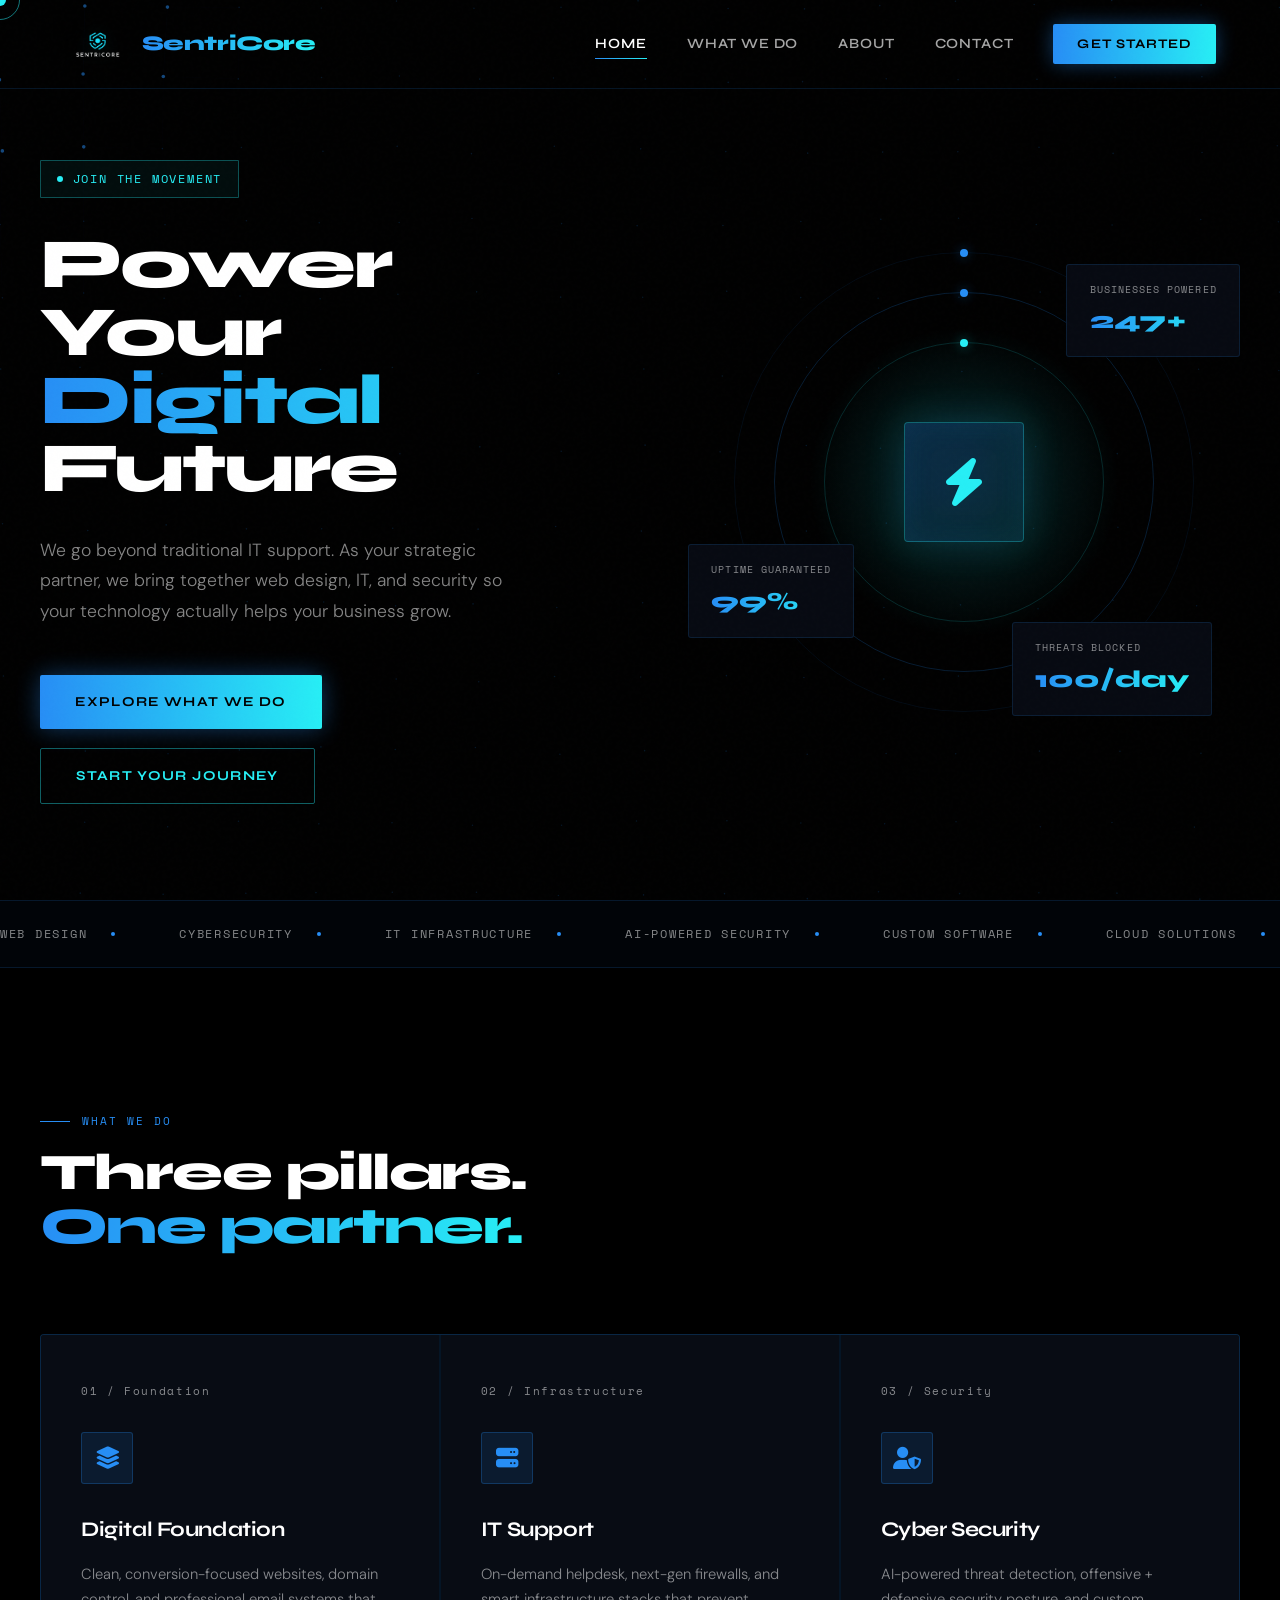
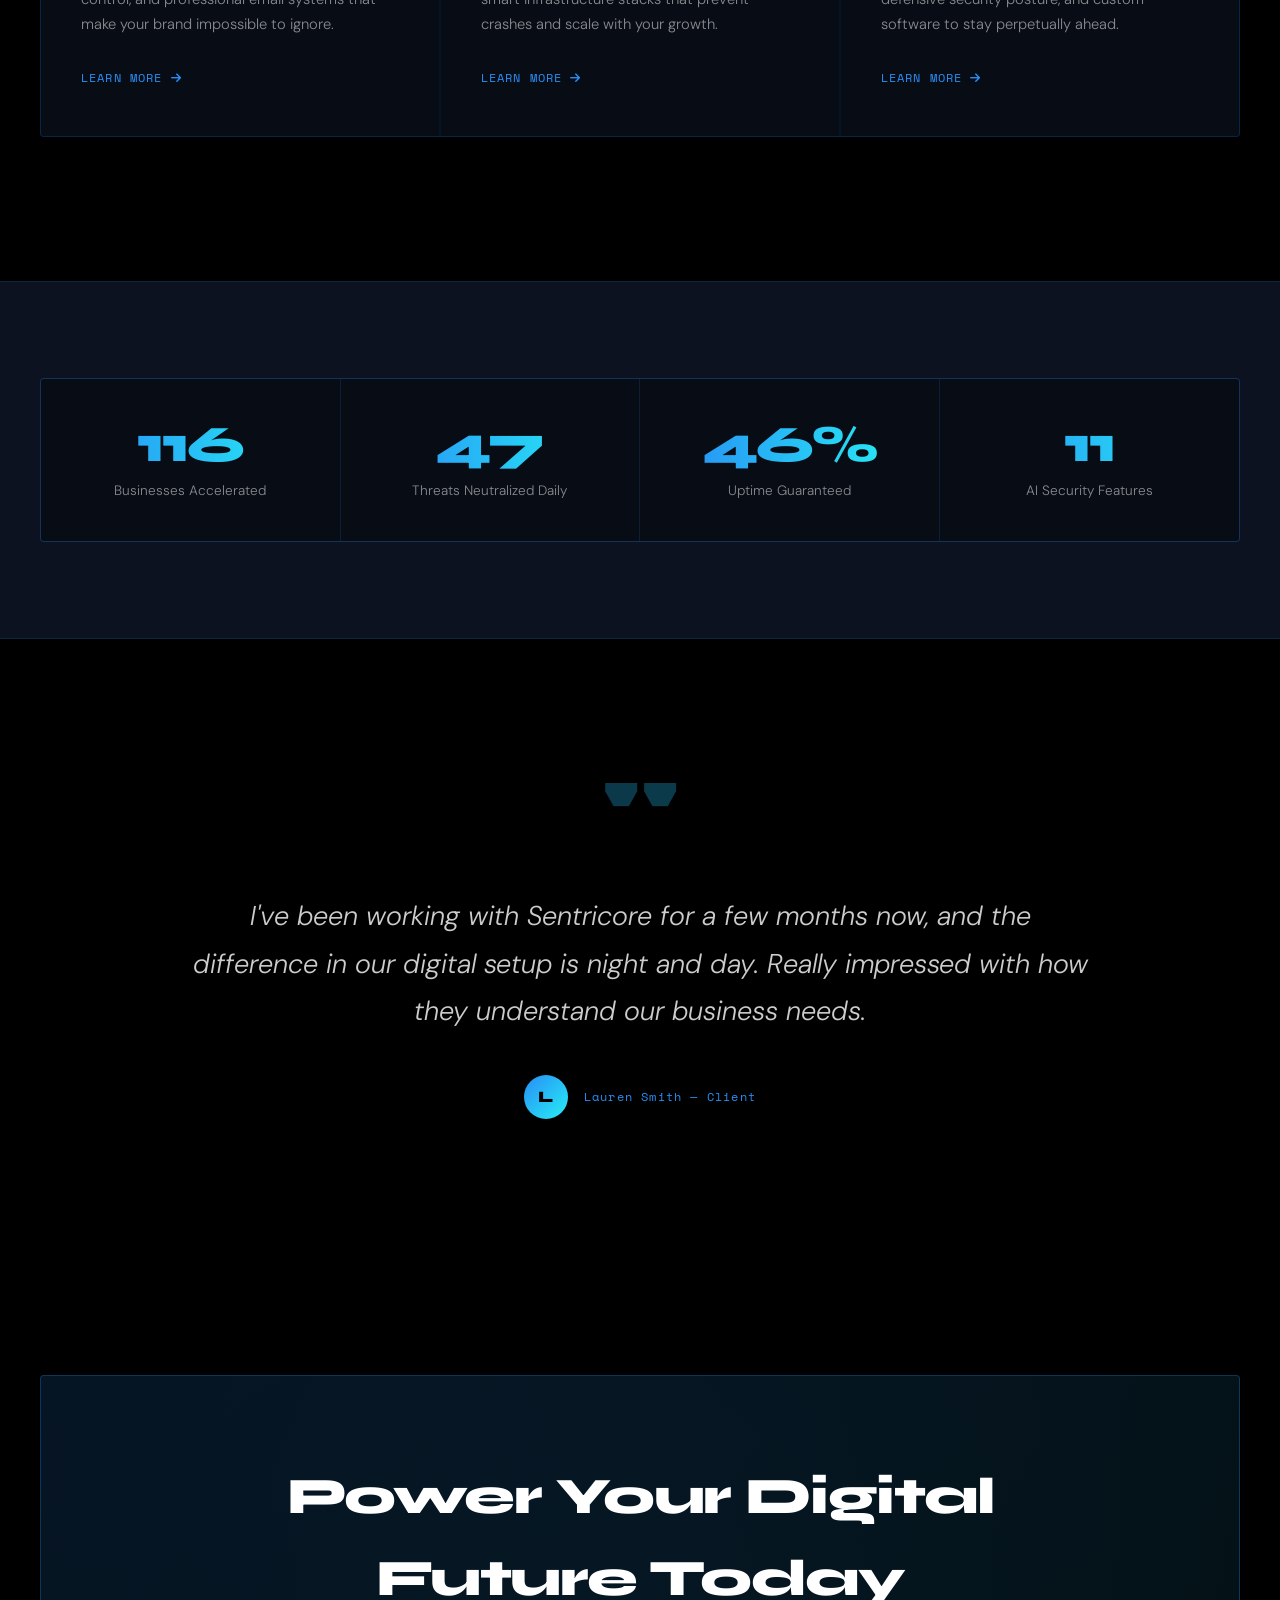
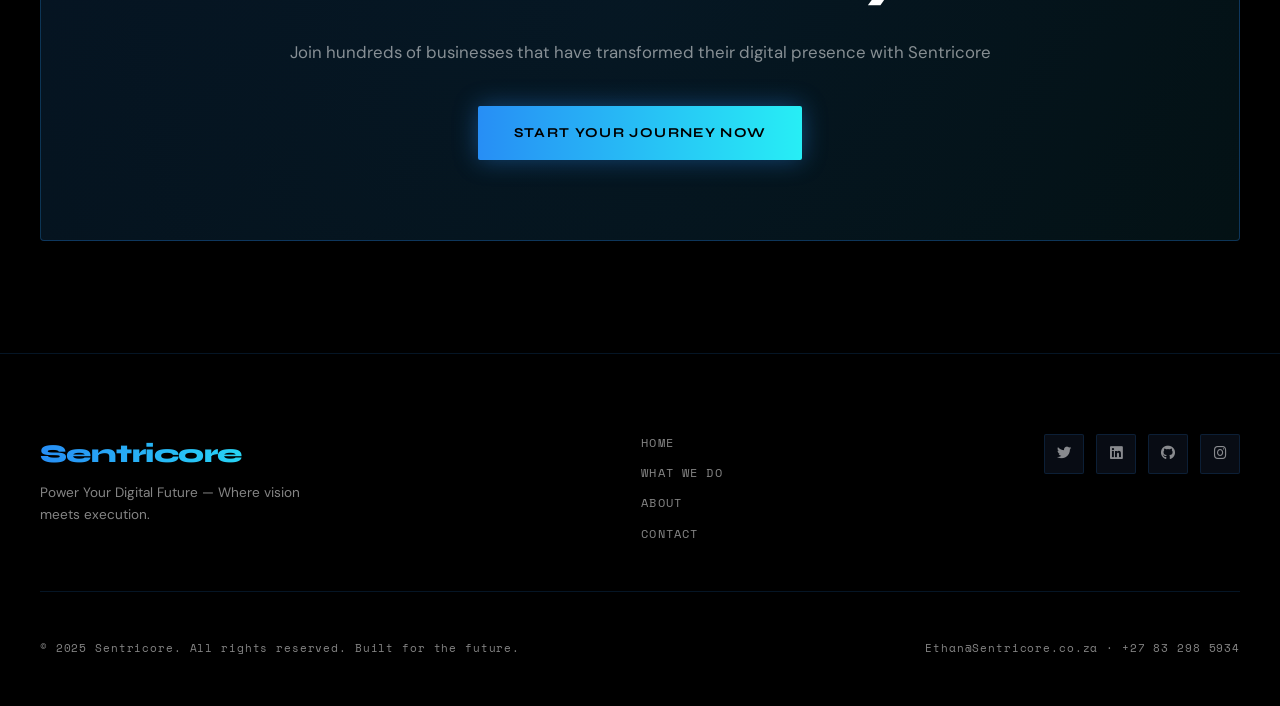
<file: index.html>
<!DOCTYPE html>
<html lang="en">
<head>
    <meta charset="UTF-8">
    <meta name="viewport" content="width=device-width, initial-scale=1.0">
    <title>Sentricore | Power Your Digital Future</title>
    <link rel="stylesheet" href="https://cdnjs.cloudflare.com/ajax/libs/font-awesome/6.4.0/css/all.min.css">
    <link href="https://fonts.googleapis.com/css2?family=Syne:wght@400;500;600;700;800&family=Space+Mono:wght@400;700&family=DM+Sans:ital,wght@0,300;0,400;0,500;1,300&display=swap" rel="stylesheet">
    <link rel="stylesheet" href="shared.css">
    <style>
        /* ═══ HERO */
        .hero {
            min-height: 100vh;
            display: flex;
            align-items: center;
            padding: 10rem 0 6rem;
            overflow: hidden;
        }
        .hero-inner {
            display: grid;
            grid-template-columns: 1fr 1fr;
            gap: 6rem;
            align-items: center;
        }
        .hero-eyebrow {
            display: inline-flex;
            align-items: center;
            gap: 0.6rem;
            font-family: 'Space Mono', monospace;
            font-size: 0.75rem;
            letter-spacing: 0.15em;
            text-transform: uppercase;
            color: var(--cyan);
            margin-bottom: 2rem;
            border: 1px solid rgba(39,238,245,0.3);
            padding: 0.5rem 1rem;
            border-radius: 1px;
            background: rgba(39,238,245,0.05);
        }
        .hero-eyebrow::before {
            content:'';
            width:6px; height:6px;
            background: var(--cyan);
            border-radius: 50%;
            animation: blink 1.5s ease-in-out infinite;
        }
        @keyframes blink { 0%,100%{opacity:1} 50%{opacity:0.2} }

        .hero h1 {
            font-family: 'Syne', sans-serif;
            font-size: clamp(3rem, 5.5vw, 5.5rem);
            font-weight: 800;
            line-height: 0.97;
            letter-spacing: -0.03em;
            margin-bottom: 2rem;
        }
        .hero h1 .line-2 {
            display: block;
            background: linear-gradient(90deg, var(--blue) 0%, var(--cyan) 100%);
            -webkit-background-clip: text;
            -webkit-text-fill-color: transparent;
        }
        .hero h1 .line-1, .hero h1 .line-3 { display:block; }

        .hero-desc {
            font-size: 1.1rem;
            font-weight: 300;
            line-height: 1.75;
            color: var(--text-muted);
            margin-bottom: 3rem;
            max-width: 480px;
        }
        .hero-actions { display:flex; gap:1.2rem; flex-wrap:wrap; }

        /* Hero Visual */
        .hero-visual {
            position: relative;
            height: 520px;
            display: flex;
            align-items: center;
            justify-content: center;
        }
        .hero-orb {
            position:absolute; width:320px; height:320px; border-radius:50%;
            background: radial-gradient(circle, rgba(39,142,245,0.15) 0%, rgba(39,238,245,0.08) 40%, transparent 70%);
            animation: orb-pulse 4s ease-in-out infinite;
        }
        @keyframes orb-pulse { 0%,100%{transform:scale(1);opacity:0.8} 50%{transform:scale(1.08);opacity:1} }

        .hero-ring { position:absolute; border-radius:50%; border:1px solid; animation:ring-spin linear infinite; }
        .ring-1 { width:380px;height:380px; border-color:rgba(39,142,245,0.2); animation-duration:20s; }
        .ring-2 { width:280px;height:280px; border-color:rgba(39,238,245,0.15); animation-duration:15s; animation-direction:reverse; }
        .ring-3 { width:460px;height:460px; border-color:rgba(39,142,245,0.08); animation-duration:30s; }
        @keyframes ring-spin { from{transform:rotate(0deg)} to{transform:rotate(360deg)} }
        .ring-1::before,.ring-2::before,.ring-3::before {
            content:''; position:absolute; top:-4px; left:50%;
            width:8px;height:8px; border-radius:50%; background:var(--blue);
            box-shadow:0 0 12px var(--blue-glow); transform:translateX(-50%);
        }
        .ring-2::before { background:var(--cyan); box-shadow:0 0 12px var(--cyan-glow); }

        .hero-center-icon {
            position:relative; z-index:3;
            width:120px;height:120px;
            background:linear-gradient(135deg,rgba(39,142,245,0.2),rgba(39,238,245,0.1));
            border:1px solid rgba(39,238,245,0.3);
            border-radius:4px;
            display:flex; align-items:center; justify-content:center;
            font-size:3rem; color:var(--cyan);
            box-shadow:0 0 40px rgba(39,238,245,0.2),inset 0 0 30px rgba(39,142,245,0.1);
            backdrop-filter:blur(10px);
        }
        .hero-stat-cards { position:absolute; inset:0; pointer-events:none; }
        .hcard {
            position:absolute;
            background:rgba(8,12,20,0.9);
            border:1px solid var(--border);
            border-radius:3px;
            padding:1rem 1.4rem;
            backdrop-filter:blur(20px);
            min-width:150px;
        }
        .hcard-label { font-family:'Space Mono',monospace; font-size:0.65rem; letter-spacing:0.1em; text-transform:uppercase; color:var(--text-muted); margin-bottom:0.3rem; }
        .hcard-val { font-family:'Syne',sans-serif; font-size:1.5rem; font-weight:800; background:linear-gradient(90deg,var(--blue),var(--cyan)); -webkit-background-clip:text; -webkit-text-fill-color:transparent; }
        .hcard:nth-child(1) { top:8%;right:0; animation:float-card 6s ease-in-out infinite; }
        .hcard:nth-child(2) { bottom:20%;left:0; animation:float-card 5s ease-in-out infinite 1s; }
        .hcard:nth-child(3) { bottom:5%;right:5%; animation:float-card 7s ease-in-out infinite 0.5s; }
        @keyframes float-card { 0%,100%{transform:translateY(0)} 50%{transform:translateY(-12px)} }

        /* ═══ MARQUEE */
        .marquee-section {
            padding:1.5rem 0; overflow:hidden;
            border-top:1px solid var(--border); border-bottom:1px solid var(--border);
            background:rgba(39,142,245,0.03);
        }
        .marquee-track { display:flex; gap:4rem; animation:marquee 20s linear infinite; white-space:nowrap; }
        .marquee-item {
            font-family:'Space Mono',monospace; font-size:0.72rem; letter-spacing:0.15em; text-transform:uppercase;
            color:var(--text-muted); display:flex; align-items:center; gap:1.5rem; flex-shrink:0;
        }
        .marquee-item .dot { width:4px;height:4px;border-radius:50%;background:var(--blue); }
        @keyframes marquee { from{transform:translateX(0)} to{transform:translateX(-50%)} }

        /* ═══ SERVICES PREVIEW */
        .services-preview { padding:9rem 0; }
        .services-grid {
            display:grid; grid-template-columns:repeat(3,1fr); gap:1.5px;
            background:var(--border); border:1px solid var(--border); border-radius:4px; overflow:hidden;
            margin-top:5rem;
        }
        .service-card {
            background:var(--surface); padding:3rem 2.5rem; position:relative; overflow:hidden;
            transition:background 0.4s; text-decoration:none; color:inherit; display:block;
        }
        .service-card::before {
            content:''; position:absolute; top:0;left:0;right:0; height:2px;
            background:linear-gradient(90deg,var(--blue),var(--cyan));
            transform:scaleX(0); transform-origin:left; transition:transform 0.4s ease;
        }
        .service-card::after {
            content:''; position:absolute; bottom:-100px;right:-100px;
            width:200px;height:200px; border-radius:50%;
            background:radial-gradient(circle,rgba(39,142,245,0.08) 0%,transparent 70%);
            transition:all 0.5s ease; opacity:0;
        }
        .service-card:hover { background:rgba(8,18,32,0.9); }
        .service-card:hover::before { transform:scaleX(1); }
        .service-card:hover::after { opacity:1; bottom:-50px; right:-50px; }

        .sc-num { font-family:'Space Mono',monospace; font-size:0.68rem; letter-spacing:0.15em; color:var(--text-muted); margin-bottom:2rem; }
        .sc-icon {
            width:52px;height:52px; background:var(--blue-dim); border:1px solid rgba(39,142,245,0.25);
            border-radius:3px; display:flex; align-items:center; justify-content:center;
            font-size:1.4rem; color:var(--blue); margin-bottom:1.8rem; transition:all 0.3s;
        }
        .service-card:hover .sc-icon { background:rgba(39,238,245,0.1); border-color:rgba(39,238,245,0.4); color:var(--cyan); box-shadow:0 0 20px rgba(39,238,245,0.15); }
        .sc-title { font-family:'Syne',sans-serif; font-size:1.3rem; font-weight:700; letter-spacing:-0.02em; margin-bottom:1rem; color:var(--white); }
        .sc-desc { font-size:0.92rem; font-weight:300; line-height:1.7; color:var(--text-muted); margin-bottom:2rem; }
        .sc-link { font-family:'Space Mono',monospace; font-size:0.72rem; letter-spacing:0.1em; text-transform:uppercase; color:var(--blue); display:flex; align-items:center; gap:0.5rem; transition:color 0.3s,gap 0.3s; }
        .service-card:hover .sc-link { color:var(--cyan); gap:0.85rem; }

        /* ═══ STATS BAR */
        .stats-bar { padding:6rem 0; background:var(--surface-2); border-top:1px solid var(--border); border-bottom:1px solid var(--border); }
        .stats-row { display:grid; grid-template-columns:repeat(4,1fr); gap:0; background:var(--border); border:1px solid var(--border); border-radius:4px; overflow:hidden; }
        .stat-item { background:var(--surface); padding:2.5rem 2rem; text-align:center; border-right:1px solid var(--border); transition:background 0.3s; }
        .stat-item:last-child { border-right:none; }
        .stat-item:hover { background:rgba(10,18,32,0.9); }
        .stat-num { font-family:'Syne',sans-serif; font-size:3.2rem; font-weight:800; letter-spacing:-0.04em; background:linear-gradient(90deg,var(--blue),var(--cyan)); -webkit-background-clip:text; -webkit-text-fill-color:transparent; line-height:1; margin-bottom:0.6rem; }
        .stat-lbl { font-size:0.85rem; color:var(--text-muted); font-weight:300; }

        /* ═══ TESTIMONIAL */
        .testimonial { padding:9rem 0; }
        .testimonial-inner { max-width:900px; margin:0 auto; text-align:center; }
        .t-quote-mark { font-family:'Syne',sans-serif; font-size:8rem; font-weight:800; line-height:0.6; background:linear-gradient(90deg,var(--blue),var(--cyan)); -webkit-background-clip:text; -webkit-text-fill-color:transparent; opacity:0.3; margin-bottom:2rem; display:block; }
        .t-text { font-family:'DM Sans',sans-serif; font-size:clamp(1.2rem,2.5vw,1.7rem); font-weight:300; font-style:italic; line-height:1.75; color:rgba(255,255,255,0.8); margin-bottom:2.5rem; }
        .t-author { display:inline-flex; align-items:center; gap:1rem; }
        .t-avatar { width:44px;height:44px; border-radius:50%; background:linear-gradient(135deg,var(--blue),var(--cyan)); display:flex; align-items:center; justify-content:center; font-family:'Syne',sans-serif; font-weight:800; color:var(--black); font-size:1rem; }
        .t-name { font-family:'Space Mono',monospace; font-size:0.75rem; letter-spacing:0.1em; color:var(--blue); }

        /* ═══ CTA BANNER */
        .cta-banner { padding:7rem 0; }
        .cta-inner {
            background:linear-gradient(135deg,rgba(39,142,245,0.12) 0%,rgba(39,238,245,0.06) 100%);
            border:1px solid rgba(39,142,245,0.3); border-radius:4px;
            padding:5rem 4rem; text-align:center; position:relative; overflow:hidden;
        }
        .cta-inner::before {
            content:''; position:absolute; top:-100%;left:-100%; width:300%;height:300%;
            background:radial-gradient(circle at center,rgba(39,142,245,0.06) 0%,transparent 60%);
            animation:cta-glow 8s ease-in-out infinite;
        }
        @keyframes cta-glow { 0%,100%{transform:translate(0,0)} 25%{transform:translate(20%,10%)} 50%{transform:translate(-10%,20%)} 75%{transform:translate(10%,-10%)} }
        .cta-inner h2 { font-family:'Syne',sans-serif; font-size:clamp(2rem,4vw,3.5rem); font-weight:800; letter-spacing:-0.03em; margin-bottom:1.2rem; position:relative; z-index:1; }
        .cta-inner p { font-size:1.05rem; color:var(--text-muted); margin-bottom:2.5rem; position:relative; z-index:1; }
        .cta-inner .btn-primary { position:relative; z-index:1; }

        @media(max-width:1100px) {
            .hero-inner,.services-grid { grid-template-columns:1fr; }
            .hero-visual { display:none; }
            .stats-row { grid-template-columns:1fr 1fr; }
            .stat-item:nth-child(2) { border-right:none; }
            .stat-item:nth-child(1),.stat-item:nth-child(2) { border-bottom:1px solid var(--border); }
        }
        @media(max-width:768px) {
            .stats-row { grid-template-columns:1fr 1fr; }
            .cta-inner { padding:3.5rem 2rem; }
        }
        @media(max-width:576px) {
            .stats-row { grid-template-columns:1fr; }
            .stat-item { border-right:none !important; border-bottom:1px solid var(--border); }
            .stat-item:last-child { border-bottom:none; }
        }
    </style>
</head>
<body>
<div id="cursor"></div>
<div id="cursor-ring"></div>
<canvas id="bg-canvas"></canvas>

<!-- HEADER -->
<header id="header">
    <a href="index.html" class="logo">
    <img src="SentriCore-Logo-No-BG.png" alt="SentriCore" class="logo-img">
    <span class="logo-wordmark">SentriCore</span>
</a>
    <nav id="nav">
        <a href="index.html" class="nav-active">Home</a>
        <a href="what-we-do.html">What We Do</a>
        <a href="about.html">About</a>
        <a href="contact.html">Contact</a>
        <a href="contact.html" class="nav-cta">Get Started</a>
    </nav>
    <button class="menu-toggle" id="menuToggle"><span></span><span></span><span></span></button>
</header>

<!-- HERO -->
<section class="hero">
    <div class="container">
        <div class="hero-inner">
            <div class="reveal">
                <div class="hero-eyebrow">Join The Movement</div>
                <h1>
                    <span class="line-1">Power Your</span>
                    <span class="line-2">Digital</span>
                    <span class="line-3">Future</span>
                </h1>
                <p class="hero-desc">We go beyond traditional IT support. As your strategic partner, we bring together web design, IT, and security so your technology actually helps your business grow.</p>
                <div class="hero-actions">
                    <a href="what-we-do.html" class="btn-primary"><span>Explore What We Do</span></a>
                    <a href="contact.html" class="btn-ghost">Start Your Journey</a>
                </div>
            </div>
            <div class="hero-visual reveal reveal-delay-2">
                <div class="hero-orb"></div>
                <div class="hero-ring ring-1"></div>
                <div class="hero-ring ring-2"></div>
                <div class="hero-ring ring-3"></div>
                <div class="hero-center-icon"><i class="fas fa-bolt"></i></div>
                <div class="hero-stat-cards">
                    <div class="hcard"><div class="hcard-label">Businesses Powered</div><div class="hcard-val">247+</div></div>
                    <div class="hcard"><div class="hcard-label">Uptime Guaranteed</div><div class="hcard-val">99%</div></div>
                    <div class="hcard"><div class="hcard-label">Threats Blocked</div><div class="hcard-val">100/day</div></div>
                </div>
            </div>
        </div>
    </div>
</section>

<!-- MARQUEE -->
<div class="marquee-section">
    <div class="marquee-track">
        <div class="marquee-item"><span>Web Design</span><div class="dot"></div></div>
        <div class="marquee-item"><span>Cybersecurity</span><div class="dot"></div></div>
        <div class="marquee-item"><span>IT Infrastructure</span><div class="dot"></div></div>
        <div class="marquee-item"><span>AI-Powered Security</span><div class="dot"></div></div>
        <div class="marquee-item"><span>Custom Software</span><div class="dot"></div></div>
        <div class="marquee-item"><span>Cloud Solutions</span><div class="dot"></div></div>
        <div class="marquee-item"><span>24/7 Support</span><div class="dot"></div></div>
        <div class="marquee-item"><span>Web Design</span><div class="dot"></div></div>
        <div class="marquee-item"><span>Cybersecurity</span><div class="dot"></div></div>
        <div class="marquee-item"><span>IT Infrastructure</span><div class="dot"></div></div>
        <div class="marquee-item"><span>AI-Powered Security</span><div class="dot"></div></div>
        <div class="marquee-item"><span>Custom Software</span><div class="dot"></div></div>
        <div class="marquee-item"><span>Cloud Solutions</span><div class="dot"></div></div>
        <div class="marquee-item"><span>24/7 Support</span><div class="dot"></div></div>
    </div>
</div>

<!-- SERVICES PREVIEW -->
<section class="services-preview">
    <div class="container">
        <div class="reveal">
            <div class="section-tag">What We Do</div>
            <h2 class="section-title">Three pillars.<br><span class="accent">One partner.</span></h2>
        </div>
        <div class="services-grid reveal reveal-delay-1">
            <a href="what-we-do.html#foundation" class="service-card">
                <div class="sc-num">01 / Foundation</div>
                <div class="sc-icon"><i class="fas fa-layer-group"></i></div>
                <h3 class="sc-title">Digital Foundation</h3>
                <p class="sc-desc">Clean, conversion-focused websites, domain control, and professional email systems that make your brand impossible to ignore.</p>
                <span class="sc-link">Learn More <i class="fas fa-arrow-right"></i></span>
            </a>
            <a href="what-we-do.html#infrastructure" class="service-card">
                <div class="sc-num">02 / Infrastructure</div>
                <div class="sc-icon"><i class="fas fa-server"></i></div>
                <h3 class="sc-title">IT Support</h3>
                <p class="sc-desc">On-demand helpdesk, next-gen firewalls, and smart infrastructure stacks that prevent crashes and scale with your growth.</p>
                <span class="sc-link">Learn More <i class="fas fa-arrow-right"></i></span>
            </a>
            <a href="what-we-do.html#security" class="service-card">
                <div class="sc-num">03 / Security</div>
                <div class="sc-icon"><i class="fas fa-user-shield"></i></div>
                <h3 class="sc-title">Cyber Security</h3>
                <p class="sc-desc">AI-powered threat detection, offensive + defensive security posture, and custom software to stay perpetually ahead.</p>
                <span class="sc-link">Learn More <i class="fas fa-arrow-right"></i></span>
            </a>
        </div>
    </div>
</section>

<!-- STATS BAR -->
<div class="stats-bar">
    <div class="container">
        <div class="stats-row reveal">
            <div class="stat-item">
                <div class="stat-num" data-target="247">0</div>
                <div class="stat-lbl">Businesses Accelerated</div>
            </div>
            <div class="stat-item">
                <div class="stat-num" data-target="100">0</div>
                <div class="stat-lbl">Threats Neutralized Daily</div>
            </div>
            <div class="stat-item">
                <div class="stat-num" data-target="99" data-suffix="%">0</div>
                <div class="stat-lbl">Uptime Guaranteed</div>
            </div>
            <div class="stat-item">
                <div class="stat-num" data-target="24">0</div>
                <div class="stat-lbl">AI Security Features</div>
            </div>
        </div>
    </div>
</div>

<!-- TESTIMONIAL -->
<section class="testimonial">
    <div class="container">
        <div class="testimonial-inner reveal">
            <span class="t-quote-mark">"</span>
            <p class="t-text">I've been working with Sentricore for a few months now, and the difference in our digital setup is night and day. Really impressed with how they understand our business needs.</p>
            <div class="t-author">
                <div class="t-avatar">L</div>
                <span class="t-name">Lauren Smith — Client</span>
            </div>
        </div>
    </div>
</section>

<!-- CTA BANNER -->
<div class="cta-banner">
    <div class="container">
        <div class="cta-inner reveal">
            <h2>Power Your Digital<br><span class="accent">Future Today</span></h2>
            <p>Join hundreds of businesses that have transformed their digital presence with Sentricore</p>
            <a href="contact.html" class="btn-primary"><span>Start Your Journey Now</span></a>
        </div>
    </div>
</div>

<!-- FOOTER -->
<footer>
    <div class="container">
        <div class="footer-top">
            <div>
                <div class="footer-logo-text">Sentricore</div>
                <div class="footer-tagline">Power Your Digital Future — Where vision meets execution.</div>
            </div>
            <div class="footer-nav-links">
                <a href="index.html">Home</a>
                <a href="what-we-do.html">What We Do</a>
                <a href="about.html">About</a>
                <a href="contact.html">Contact</a>
            </div>
            <div class="social-row">
                <a href="#" class="social-btn"><i class="fab fa-twitter"></i></a>
                <a href="#" class="social-btn"><i class="fab fa-linkedin"></i></a>
                <a href="#" class="social-btn"><i class="fab fa-github"></i></a>
                <a href="#" class="social-btn"><i class="fab fa-instagram"></i></a>
            </div>
        </div>
        <div class="footer-bottom">
            <span class="footer-copy">© 2025 Sentricore. All rights reserved. Built for the future.</span>
            <span class="footer-copy">Ethan@Sentricore.co.za · +27 83 298 5934</span>
        </div>
    </div>
</footer>

<script src="shared.js"></script>
</body>
</html>
</file>
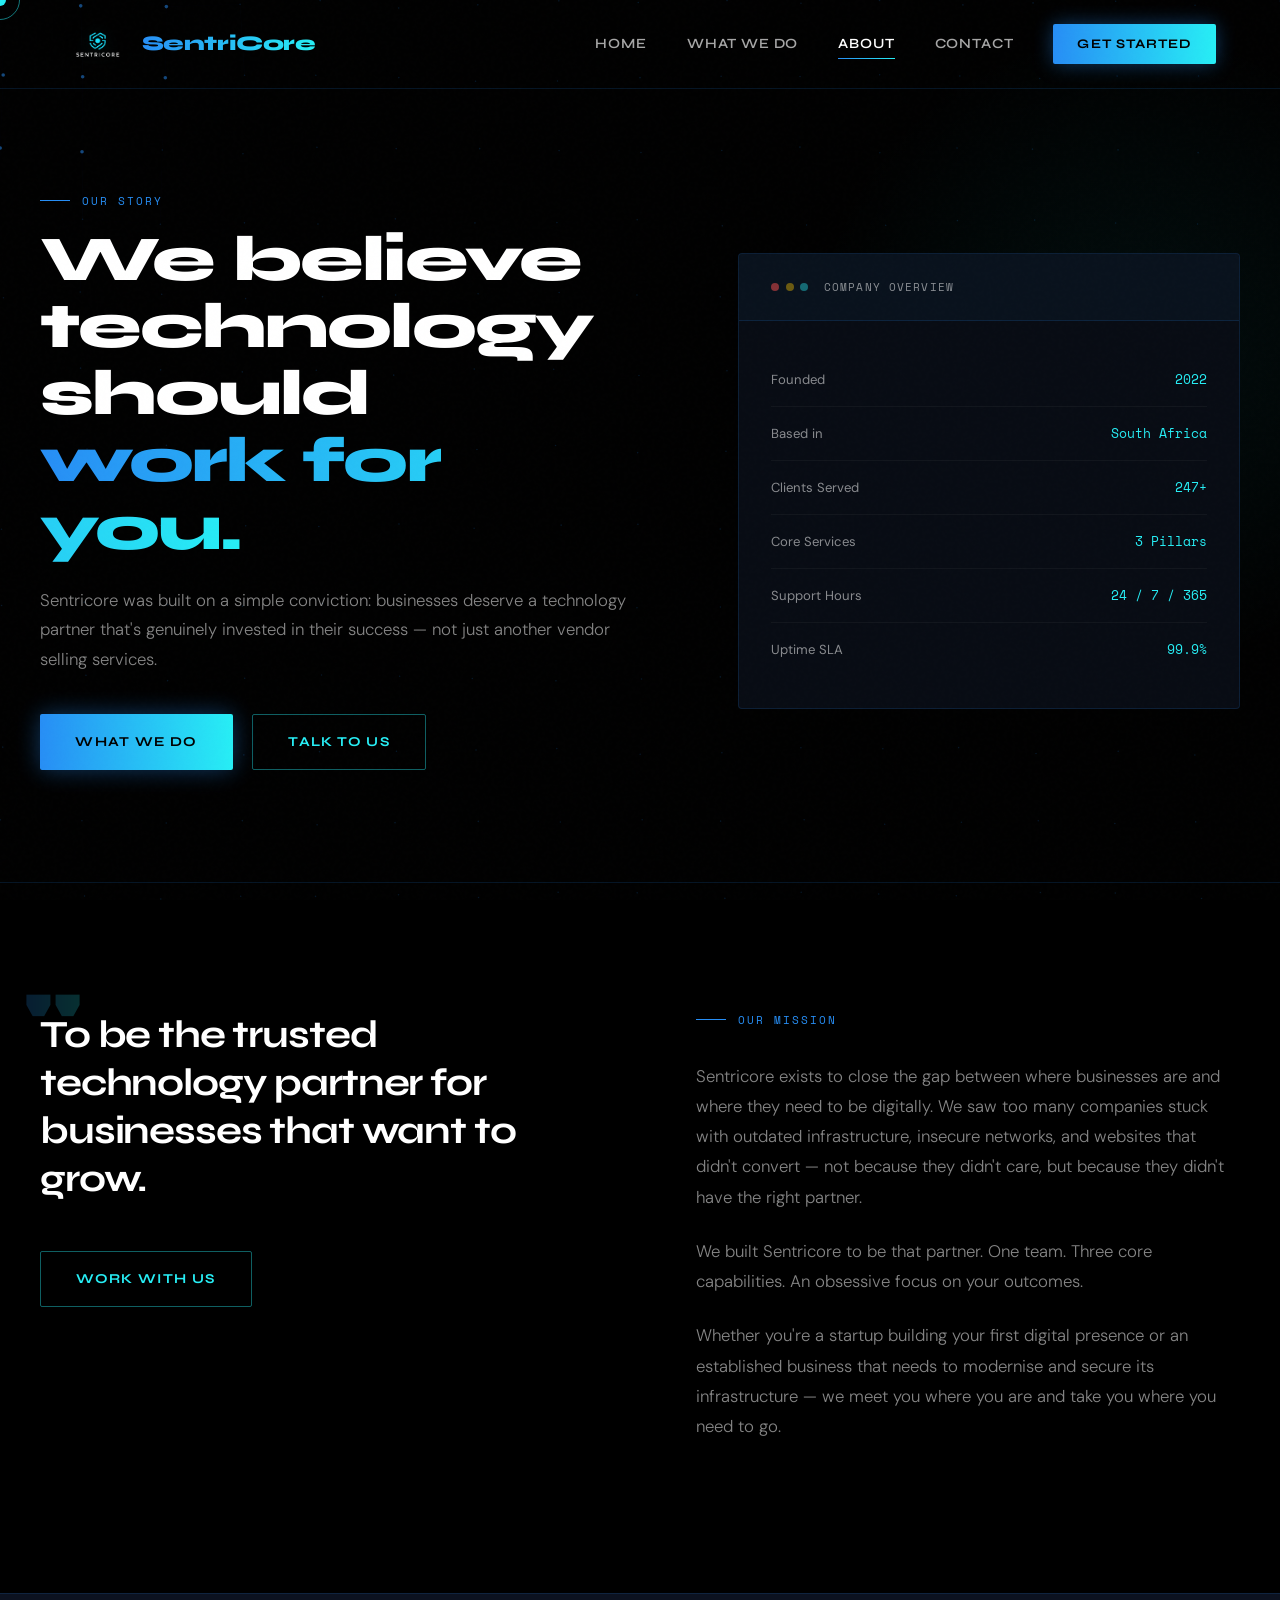
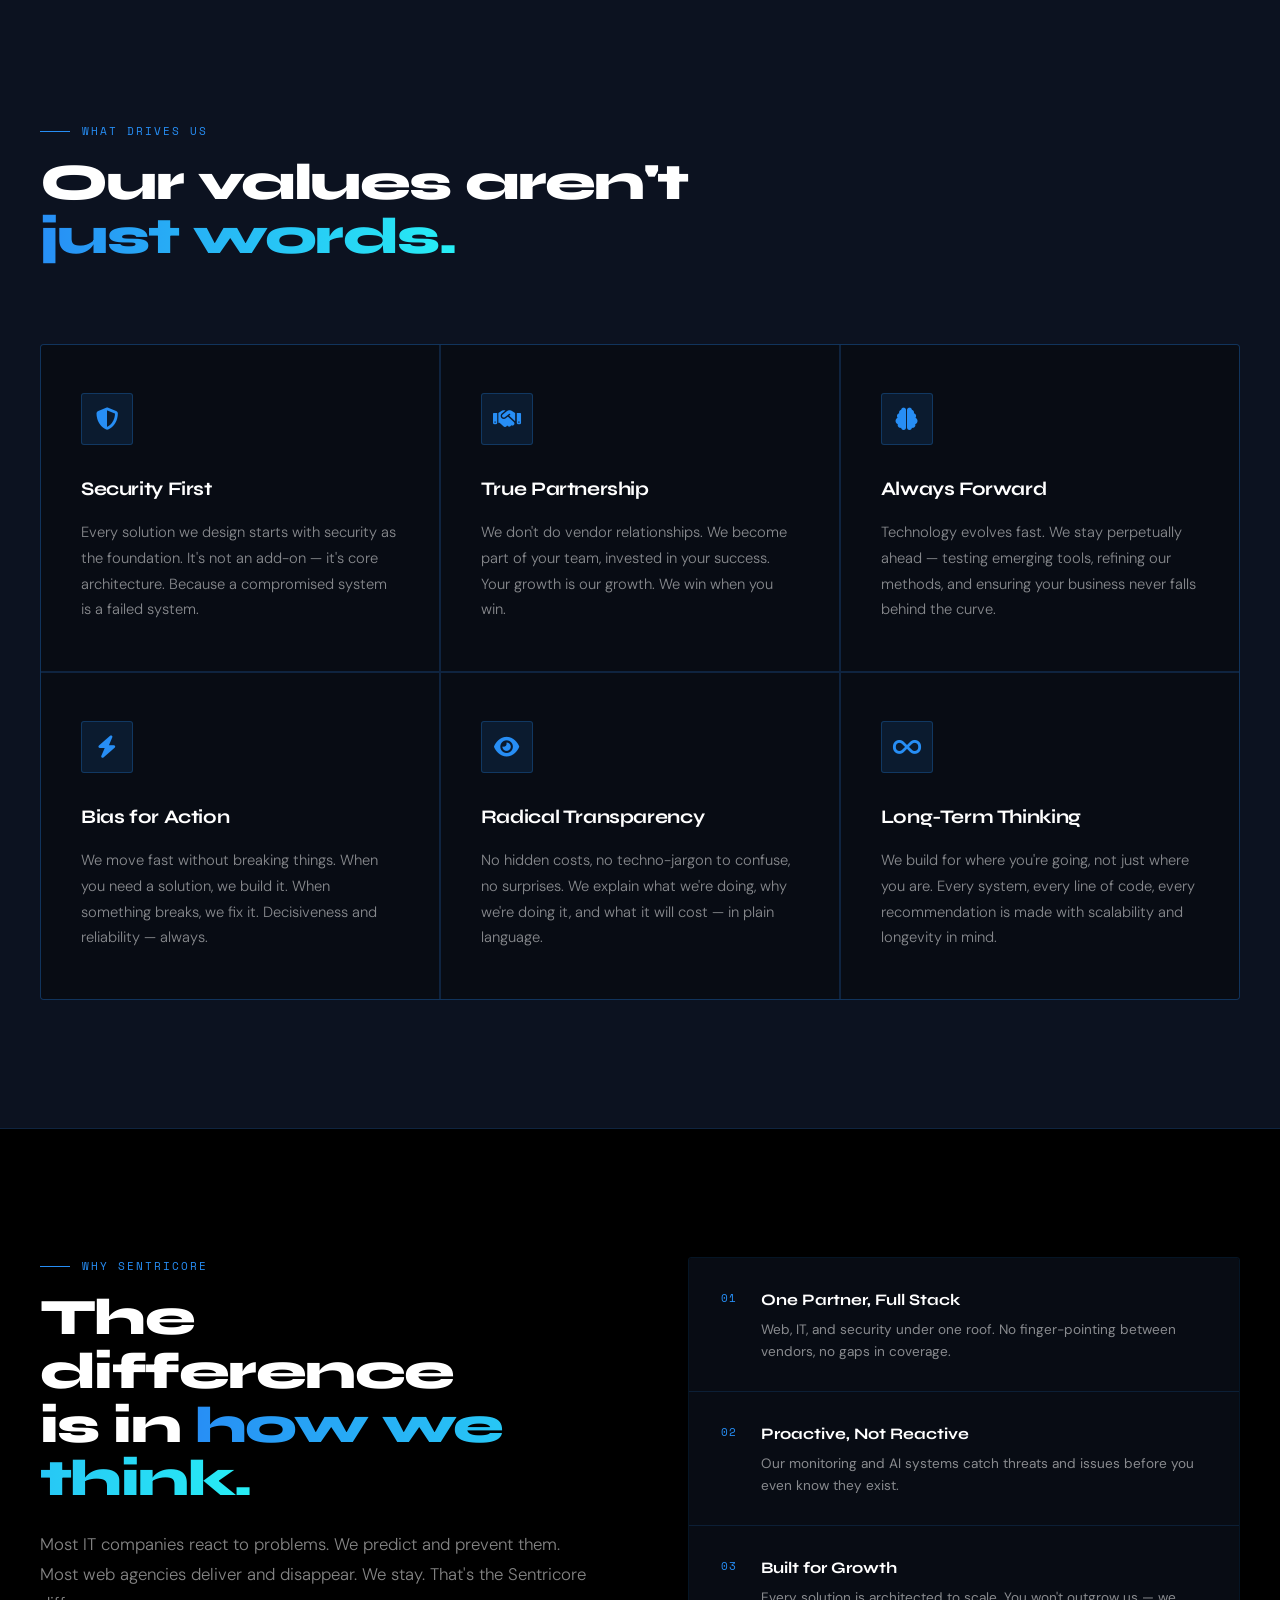
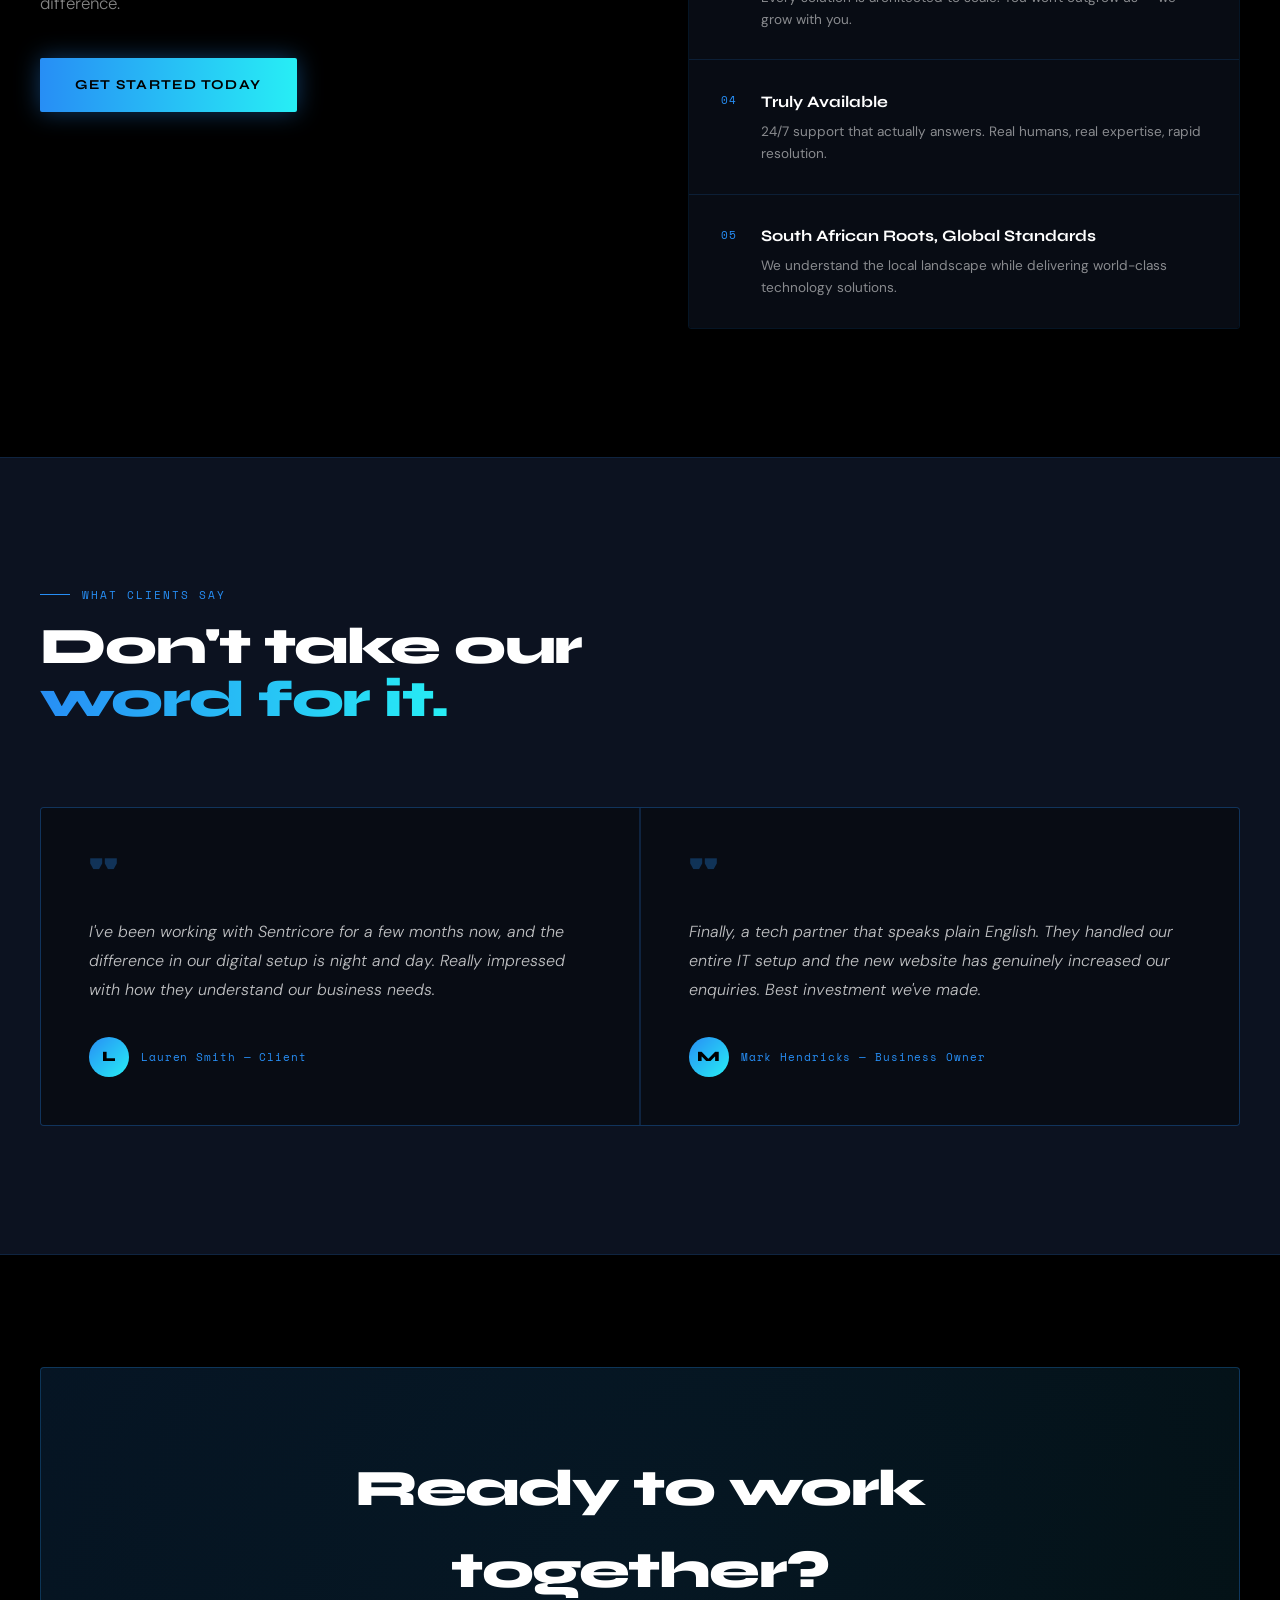
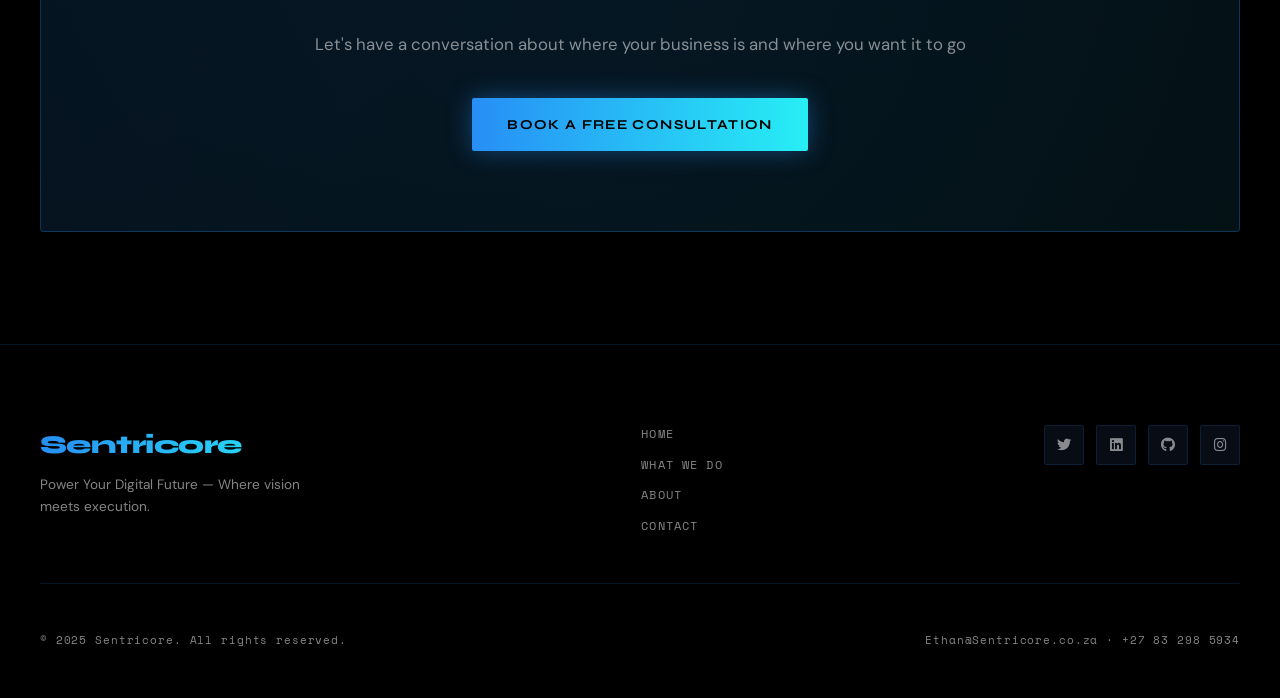
<file: about.html>
<!DOCTYPE html>
<html lang="en">
<head>
    <meta charset="UTF-8">
    <meta name="viewport" content="width=device-width, initial-scale=1.0">
    <title>About Us | Sentricore</title>
    <link rel="stylesheet" href="https://cdnjs.cloudflare.com/ajax/libs/font-awesome/6.4.0/css/all.min.css">
    <link href="https://fonts.googleapis.com/css2?family=Syne:wght@400;500;600;700;800&family=Space+Mono:wght@400;700&family=DM+Sans:ital,wght@0,300;0,400;0,500;1,300&display=swap" rel="stylesheet">
    <link rel="stylesheet" href="shared.css">
    <style>
        /* ═══ PAGE HERO */
        .page-hero {
            padding: 12rem 0 7rem;
            position: relative;
            overflow: hidden;
        }
        .page-hero-bg {
            position: absolute;
            top: 0; right: -200px;
            width: 700px; height: 700px;
            border-radius: 50%;
            background: radial-gradient(circle, rgba(39,238,245,0.06) 0%, transparent 70%);
            pointer-events: none;
        }
        .page-hero-inner {
            display: grid;
            grid-template-columns: 1.2fr 1fr;
            gap: 6rem;
            align-items: center;
        }
        .hero-right-panel {
            background: var(--surface);
            border: 1px solid var(--border);
            border-radius: 4px;
            overflow: hidden;
        }
        .hrp-top {
            padding: 1.5rem 2rem;
            border-bottom: 1px solid var(--border);
            background: rgba(39,142,245,0.04);
            display: flex; align-items: center; gap: 1rem;
        }
        .hrp-dots { display:flex; gap:0.4rem; }
        .hrp-dot { width:8px;height:8px;border-radius:50%; }
        .hrp-dot:nth-child(1) { background:rgba(255,80,80,0.5); }
        .hrp-dot:nth-child(2) { background:rgba(255,200,0,0.4); }
        .hrp-dot:nth-child(3) { background:rgba(39,238,245,0.4); }
        .hrp-label { font-family:'Space Mono',monospace; font-size:0.7rem; letter-spacing:0.1em; text-transform:uppercase; color:var(--text-muted); }
        .hrp-body { padding: 2rem; }
        .hrp-stat-row {
            display: flex; align-items: center; justify-content: space-between;
            padding: 1rem 0; border-bottom: 1px solid rgba(255,255,255,0.04);
        }
        .hrp-stat-row:last-child { border-bottom: none; }
        .hrp-stat-label { font-size: 0.82rem; color: var(--text-muted); }
        .hrp-stat-val { font-family: 'Space Mono', monospace; font-size: 0.82rem; color: var(--cyan); }

        /* ═══ MISSION SECTION */
        .mission { padding: 8rem 0; border-top: 1px solid var(--border); }
        .mission-inner {
            display: grid;
            grid-template-columns: 1fr 1fr;
            gap: 7rem;
            align-items: start;
        }
        .mission-quote {
            font-family: 'Syne', sans-serif;
            font-size: clamp(1.8rem, 3vw, 2.5rem);
            font-weight: 700;
            letter-spacing: -0.03em;
            line-height: 1.25;
            color: var(--white);
            margin-bottom: 2rem;
            position: relative;
        }
        .mission-quote::before {
            content: '"';
            position: absolute;
            top: -2rem; left: -1rem;
            font-size: 6rem;
            font-weight: 800;
            background: linear-gradient(90deg, var(--blue), var(--cyan));
            -webkit-background-clip: text;
            -webkit-text-fill-color: transparent;
            opacity: 0.2;
            line-height: 1;
            pointer-events: none;
        }
        .mission-body p {
            font-size: 1.05rem;
            font-weight: 300;
            line-height: 1.8;
            color: var(--text-muted);
            margin-bottom: 1.5rem;
        }

        /* ═══ VALUES */
        .values { padding: 8rem 0; background: var(--surface-2); border-top: 1px solid var(--border); border-bottom: 1px solid var(--border); }
        .values-grid {
            display: grid;
            grid-template-columns: repeat(3, 1fr);
            gap: 1.5px;
            background: var(--border);
            border: 1px solid var(--border);
            border-radius: 4px;
            overflow: hidden;
            margin-top: 5rem;
        }
        .value-card {
            background: var(--surface);
            padding: 3rem 2.5rem;
            position: relative;
            overflow: hidden;
            transition: background 0.4s;
        }
        .value-card::before {
            content: '';
            position: absolute;
            top: 0; left: 0; right: 0; height: 2px;
            background: linear-gradient(90deg, var(--blue), var(--cyan));
            transform: scaleX(0); transform-origin: left;
            transition: transform 0.4s ease;
        }
        .value-card:hover { background: rgba(8,18,32,0.9); }
        .value-card:hover::before { transform: scaleX(1); }
        .vc-icon {
            width: 52px; height: 52px;
            background: var(--blue-dim);
            border: 1px solid rgba(39,142,245,0.25);
            border-radius: 3px;
            display: flex; align-items: center; justify-content: center;
            font-size: 1.4rem; color: var(--blue);
            margin-bottom: 1.8rem;
            transition: all 0.3s;
        }
        .value-card:hover .vc-icon { background: rgba(39,238,245,0.1); border-color: rgba(39,238,245,0.4); color: var(--cyan); box-shadow: 0 0 20px rgba(39,238,245,0.15); }
        .vc-title { font-family: 'Syne', sans-serif; font-size: 1.2rem; font-weight: 700; margin-bottom: 1rem; letter-spacing: -0.02em; }
        .vc-desc { font-size: 0.92rem; font-weight: 300; line-height: 1.75; color: var(--text-muted); }

        /* ═══ WHY US */
        .why-us { padding: 8rem 0; }
        .why-inner {
            display: grid;
            grid-template-columns: 1fr 1fr;
            gap: 6rem;
            align-items: start;
        }
        .why-list {
            display: flex;
            flex-direction: column;
            gap: 0;
            border: 1px solid var(--border);
            border-radius: 3px;
            overflow: hidden;
        }
        .why-item {
            padding: 1.8rem 2rem;
            border-bottom: 1px solid var(--border);
            display: flex;
            gap: 1.5rem;
            align-items: flex-start;
            background: var(--surface);
            transition: background 0.3s;
        }
        .why-item:last-child { border-bottom: none; }
        .why-item:hover { background: rgba(10,18,32,0.9); }
        .wi-num {
            font-family: 'Space Mono', monospace;
            font-size: 0.68rem;
            letter-spacing: 0.1em;
            color: var(--blue);
            flex-shrink: 0;
            padding-top: 0.2rem;
        }
        .wi-content h4 { font-family: 'Syne', sans-serif; font-size: 1rem; font-weight: 700; margin-bottom: 0.4rem; }
        .wi-content p { font-size: 0.85rem; color: var(--text-muted); line-height: 1.6; }

        /* ═══ TESTIMONIAL */
        .testimonials { padding: 8rem 0; background: var(--surface-2); border-top: 1px solid var(--border); border-bottom: 1px solid var(--border); }
        .t-grid {
            display: grid;
            grid-template-columns: 1fr 1fr;
            gap: 1.5px;
            background: var(--border);
            border: 1px solid var(--border);
            border-radius: 4px;
            overflow: hidden;
            margin-top: 5rem;
        }
        .t-card {
            background: var(--surface);
            padding: 3rem;
            position: relative;
        }
        .t-card-quote {
            font-size: 3rem;
            font-family: 'Syne', sans-serif;
            font-weight: 800;
            color: var(--blue);
            opacity: 0.3;
            line-height: 0.8;
            margin-bottom: 1.5rem;
            display: block;
        }
        .t-card-text {
            font-size: 1rem;
            font-weight: 300;
            font-style: italic;
            line-height: 1.8;
            color: rgba(255,255,255,0.75);
            margin-bottom: 2rem;
        }
        .t-card-author { display: flex; align-items: center; gap: 0.75rem; }
        .t-card-avatar {
            width: 40px; height: 40px; border-radius: 50%;
            background: linear-gradient(135deg, var(--blue), var(--cyan));
            display: flex; align-items: center; justify-content: center;
            font-family: 'Syne', sans-serif; font-weight: 800; color: var(--black); font-size: 0.9rem;
        }
        .t-card-name { font-family: 'Space Mono', monospace; font-size: 0.7rem; letter-spacing: 0.08em; color: var(--blue); }

        /* ═══ CTA */
        .cta-banner { padding:7rem 0; }
        .cta-inner {
            background:linear-gradient(135deg,rgba(39,142,245,0.12) 0%,rgba(39,238,245,0.06) 100%);
            border:1px solid rgba(39,142,245,0.3); border-radius:4px;
            padding:5rem 4rem; text-align:center; position:relative; overflow:hidden;
        }
        .cta-inner::before {
            content:''; position:absolute; top:-100%;left:-100%; width:300%;height:300%;
            background:radial-gradient(circle at center,rgba(39,142,245,0.06) 0%,transparent 60%);
            animation:cta-glow 8s ease-in-out infinite;
        }
        @keyframes cta-glow { 0%,100%{transform:translate(0,0)} 25%{transform:translate(20%,10%)} 50%{transform:translate(-10%,20%)} 75%{transform:translate(10%,-10%)} }
        .cta-inner h2 { font-family:'Syne',sans-serif; font-size:clamp(2rem,4vw,3.5rem); font-weight:800; letter-spacing:-0.03em; margin-bottom:1.2rem; position:relative;z-index:1; }
        .cta-inner p { font-size:1.05rem; color:var(--text-muted); margin-bottom:2.5rem; position:relative;z-index:1; }
        .cta-inner .btn-primary { position:relative; z-index:1; }

        @media(max-width:1100px) {
            .page-hero-inner, .mission-inner, .why-inner { grid-template-columns:1fr; gap:3rem; }
            .hero-right-panel { display:none; }
            .values-grid { grid-template-columns:1fr; }
            .t-grid { grid-template-columns:1fr; }
        }
        @media(max-width:768px) {
            .cta-inner { padding:3.5rem 2rem; }
        }
    </style>
</head>
<body>
<div id="cursor"></div>
<div id="cursor-ring"></div>
<canvas id="bg-canvas"></canvas>

<header id="header">
    <a href="index.html" class="logo">
    <img src="SentriCore-Logo-No-BG.png" alt="SentriCore" class="logo-img">
    <span class="logo-wordmark">SentriCore</span>
</a>
    <nav id="nav">
        <a href="index.html">Home</a>
        <a href="what-we-do.html">What We Do</a>
        <a href="about.html" class="nav-active">About</a>
        <a href="contact.html">Contact</a>
        <a href="contact.html" class="nav-cta">Get Started</a>
    </nav>
    <button class="menu-toggle" id="menuToggle"><span></span><span></span><span></span></button>
</header>

<!-- PAGE HERO -->
<section class="page-hero">
    <div class="page-hero-bg"></div>
    <div class="container">
        <div class="page-hero-inner">
            <div class="reveal">
                <div class="section-tag">Our Story</div>
                <h1 class="section-title" style="font-size:clamp(2.8rem,5vw,5rem);margin-bottom:1.5rem;">
                    We believe<br>technology should<br><span class="accent">work for you.</span>
                </h1>
                <p class="section-sub">Sentricore was built on a simple conviction: businesses deserve a technology partner that's genuinely invested in their success — not just another vendor selling services.</p>
                <div style="margin-top:2.5rem;display:flex;gap:1.2rem;flex-wrap:wrap;">
                    <a href="what-we-do.html" class="btn-primary"><span>What We Do</span></a>
                    <a href="contact.html" class="btn-ghost">Talk to Us</a>
                </div>
            </div>
            <div class="hero-right-panel reveal reveal-delay-2">
                <div class="hrp-top">
                    <div class="hrp-dots"><div class="hrp-dot"></div><div class="hrp-dot"></div><div class="hrp-dot"></div></div>
                    <span class="hrp-label">Company Overview</span>
                </div>
                <div class="hrp-body">
                    <div class="hrp-stat-row">
                        <span class="hrp-stat-label">Founded</span>
                        <span class="hrp-stat-val">2022</span>
                    </div>
                    <div class="hrp-stat-row">
                        <span class="hrp-stat-label">Based in</span>
                        <span class="hrp-stat-val">South Africa</span>
                    </div>
                    <div class="hrp-stat-row">
                        <span class="hrp-stat-label">Clients Served</span>
                        <span class="hrp-stat-val">247+</span>
                    </div>
                    <div class="hrp-stat-row">
                        <span class="hrp-stat-label">Core Services</span>
                        <span class="hrp-stat-val">3 Pillars</span>
                    </div>
                    <div class="hrp-stat-row">
                        <span class="hrp-stat-label">Support Hours</span>
                        <span class="hrp-stat-val">24 / 7 / 365</span>
                    </div>
                    <div class="hrp-stat-row">
                        <span class="hrp-stat-label">Uptime SLA</span>
                        <span class="hrp-stat-val">99.9%</span>
                    </div>
                </div>
            </div>
        </div>
    </div>
</section>

<!-- MISSION -->
<section class="mission">
    <div class="container">
        <div class="mission-inner">
            <div class="reveal">
                <blockquote class="mission-quote">
                    To be the trusted technology partner for businesses that want to grow.
                </blockquote>
                <a href="contact.html" class="btn-ghost" style="margin-top:1rem;">Work With Us</a>
            </div>
            <div class="mission-body reveal reveal-delay-1">
                <div class="section-tag" style="margin-bottom:2rem;">Our Mission</div>
                <p>Sentricore exists to close the gap between where businesses are and where they need to be digitally. We saw too many companies stuck with outdated infrastructure, insecure networks, and websites that didn't convert — not because they didn't care, but because they didn't have the right partner.</p>
                <p>We built Sentricore to be that partner. One team. Three core capabilities. An obsessive focus on your outcomes.</p>
                <p>Whether you're a startup building your first digital presence or an established business that needs to modernise and secure its infrastructure — we meet you where you are and take you where you need to go.</p>
            </div>
        </div>
    </div>
</section>

<!-- VALUES -->
<section class="values">
    <div class="container">
        <div class="reveal">
            <div class="section-tag">What Drives Us</div>
            <h2 class="section-title">Our values aren't<br><span class="accent">just words.</span></h2>
        </div>
        <div class="values-grid reveal reveal-delay-1">
            <div class="value-card">
                <div class="vc-icon"><i class="fas fa-shield-alt"></i></div>
                <h3 class="vc-title">Security First</h3>
                <p class="vc-desc">Every solution we design starts with security as the foundation. It's not an add-on — it's core architecture. Because a compromised system is a failed system.</p>
            </div>
            <div class="value-card">
                <div class="vc-icon"><i class="fas fa-handshake"></i></div>
                <h3 class="vc-title">True Partnership</h3>
                <p class="vc-desc">We don't do vendor relationships. We become part of your team, invested in your success. Your growth is our growth. We win when you win.</p>
            </div>
            <div class="value-card">
                <div class="vc-icon"><i class="fas fa-brain"></i></div>
                <h3 class="vc-title">Always Forward</h3>
                <p class="vc-desc">Technology evolves fast. We stay perpetually ahead — testing emerging tools, refining our methods, and ensuring your business never falls behind the curve.</p>
            </div>
            <div class="value-card">
                <div class="vc-icon"><i class="fas fa-bolt"></i></div>
                <h3 class="vc-title">Bias for Action</h3>
                <p class="vc-desc">We move fast without breaking things. When you need a solution, we build it. When something breaks, we fix it. Decisiveness and reliability — always.</p>
            </div>
            <div class="value-card">
                <div class="vc-icon"><i class="fas fa-eye"></i></div>
                <h3 class="vc-title">Radical Transparency</h3>
                <p class="vc-desc">No hidden costs, no techno-jargon to confuse, no surprises. We explain what we're doing, why we're doing it, and what it will cost — in plain language.</p>
            </div>
            <div class="value-card">
                <div class="vc-icon"><i class="fas fa-infinity"></i></div>
                <h3 class="vc-title">Long-Term Thinking</h3>
                <p class="vc-desc">We build for where you're going, not just where you are. Every system, every line of code, every recommendation is made with scalability and longevity in mind.</p>
            </div>
        </div>
    </div>
</section>

<!-- WHY US -->
<section class="why-us">
    <div class="container">
        <div class="why-inner">
            <div class="reveal">
                <div class="section-tag">Why Sentricore</div>
                <h2 class="section-title">The difference<br>is in <span class="accent">how we think.</span></h2>
                <p class="section-sub" style="margin-top:1.5rem;">Most IT companies react to problems. We predict and prevent them. Most web agencies deliver and disappear. We stay. That's the Sentricore difference.</p>
                <a href="contact.html" class="btn-primary" style="margin-top:2.5rem;display:inline-flex;"><span>Get Started Today</span></a>
            </div>
            <div class="why-list reveal reveal-delay-2">
                <div class="why-item">
                    <span class="wi-num">01</span>
                    <div class="wi-content">
                        <h4>One Partner, Full Stack</h4>
                        <p>Web, IT, and security under one roof. No finger-pointing between vendors, no gaps in coverage.</p>
                    </div>
                </div>
                <div class="why-item">
                    <span class="wi-num">02</span>
                    <div class="wi-content">
                        <h4>Proactive, Not Reactive</h4>
                        <p>Our monitoring and AI systems catch threats and issues before you even know they exist.</p>
                    </div>
                </div>
                <div class="why-item">
                    <span class="wi-num">03</span>
                    <div class="wi-content">
                        <h4>Built for Growth</h4>
                        <p>Every solution is architected to scale. You won't outgrow us — we grow with you.</p>
                    </div>
                </div>
                <div class="why-item">
                    <span class="wi-num">04</span>
                    <div class="wi-content">
                        <h4>Truly Available</h4>
                        <p>24/7 support that actually answers. Real humans, real expertise, rapid resolution.</p>
                    </div>
                </div>
                <div class="why-item">
                    <span class="wi-num">05</span>
                    <div class="wi-content">
                        <h4>South African Roots, Global Standards</h4>
                        <p>We understand the local landscape while delivering world-class technology solutions.</p>
                    </div>
                </div>
            </div>
        </div>
    </div>
</section>

<!-- TESTIMONIALS -->
<section class="testimonials">
    <div class="container">
        <div class="reveal">
            <div class="section-tag">What Clients Say</div>
            <h2 class="section-title">Don't take our<br><span class="accent">word for it.</span></h2>
        </div>
        <div class="t-grid reveal reveal-delay-1">
            <div class="t-card">
                <span class="t-card-quote">"</span>
                <p class="t-card-text">I've been working with Sentricore for a few months now, and the difference in our digital setup is night and day. Really impressed with how they understand our business needs.</p>
                <div class="t-card-author">
                    <div class="t-card-avatar">L</div>
                    <span class="t-card-name">Lauren Smith — Client</span>
                </div>
            </div>
            <div class="t-card">
                <span class="t-card-quote">"</span>
                <p class="t-card-text">Finally, a tech partner that speaks plain English. They handled our entire IT setup and the new website has genuinely increased our enquiries. Best investment we've made.</p>
                <div class="t-card-author">
                    <div class="t-card-avatar">M</div>
                    <span class="t-card-name">Mark Hendricks — Business Owner</span>
                </div>
            </div>
        </div>
    </div>
</section>

<!-- CTA -->
<div class="cta-banner">
    <div class="container">
        <div class="cta-inner reveal">
            <h2>Ready to work<br><span class="accent">together?</span></h2>
            <p>Let's have a conversation about where your business is and where you want it to go</p>
            <a href="contact.html" class="btn-primary"><span>Book a Free Consultation</span></a>
        </div>
    </div>
</div>

<!-- FOOTER -->
<footer>
    <div class="container">
        <div class="footer-top">
            <div>
                <div class="footer-logo-text">Sentricore</div>
                <div class="footer-tagline">Power Your Digital Future — Where vision meets execution.</div>
            </div>
            <div class="footer-nav-links">
                <a href="index.html">Home</a>
                <a href="what-we-do.html">What We Do</a>
                <a href="about.html">About</a>
                <a href="contact.html">Contact</a>
            </div>
            <div class="social-row">
                <a href="#" class="social-btn"><i class="fab fa-twitter"></i></a>
                <a href="#" class="social-btn"><i class="fab fa-linkedin"></i></a>
                <a href="#" class="social-btn"><i class="fab fa-github"></i></a>
                <a href="#" class="social-btn"><i class="fab fa-instagram"></i></a>
            </div>
        </div>
        <div class="footer-bottom">
            <span class="footer-copy">© 2025 Sentricore. All rights reserved.</span>
            <span class="footer-copy">Ethan@Sentricore.co.za · +27 83 298 5934</span>
        </div>
    </div>
</footer>

<script src="shared.js"></script>
</body>
</html>
</file>
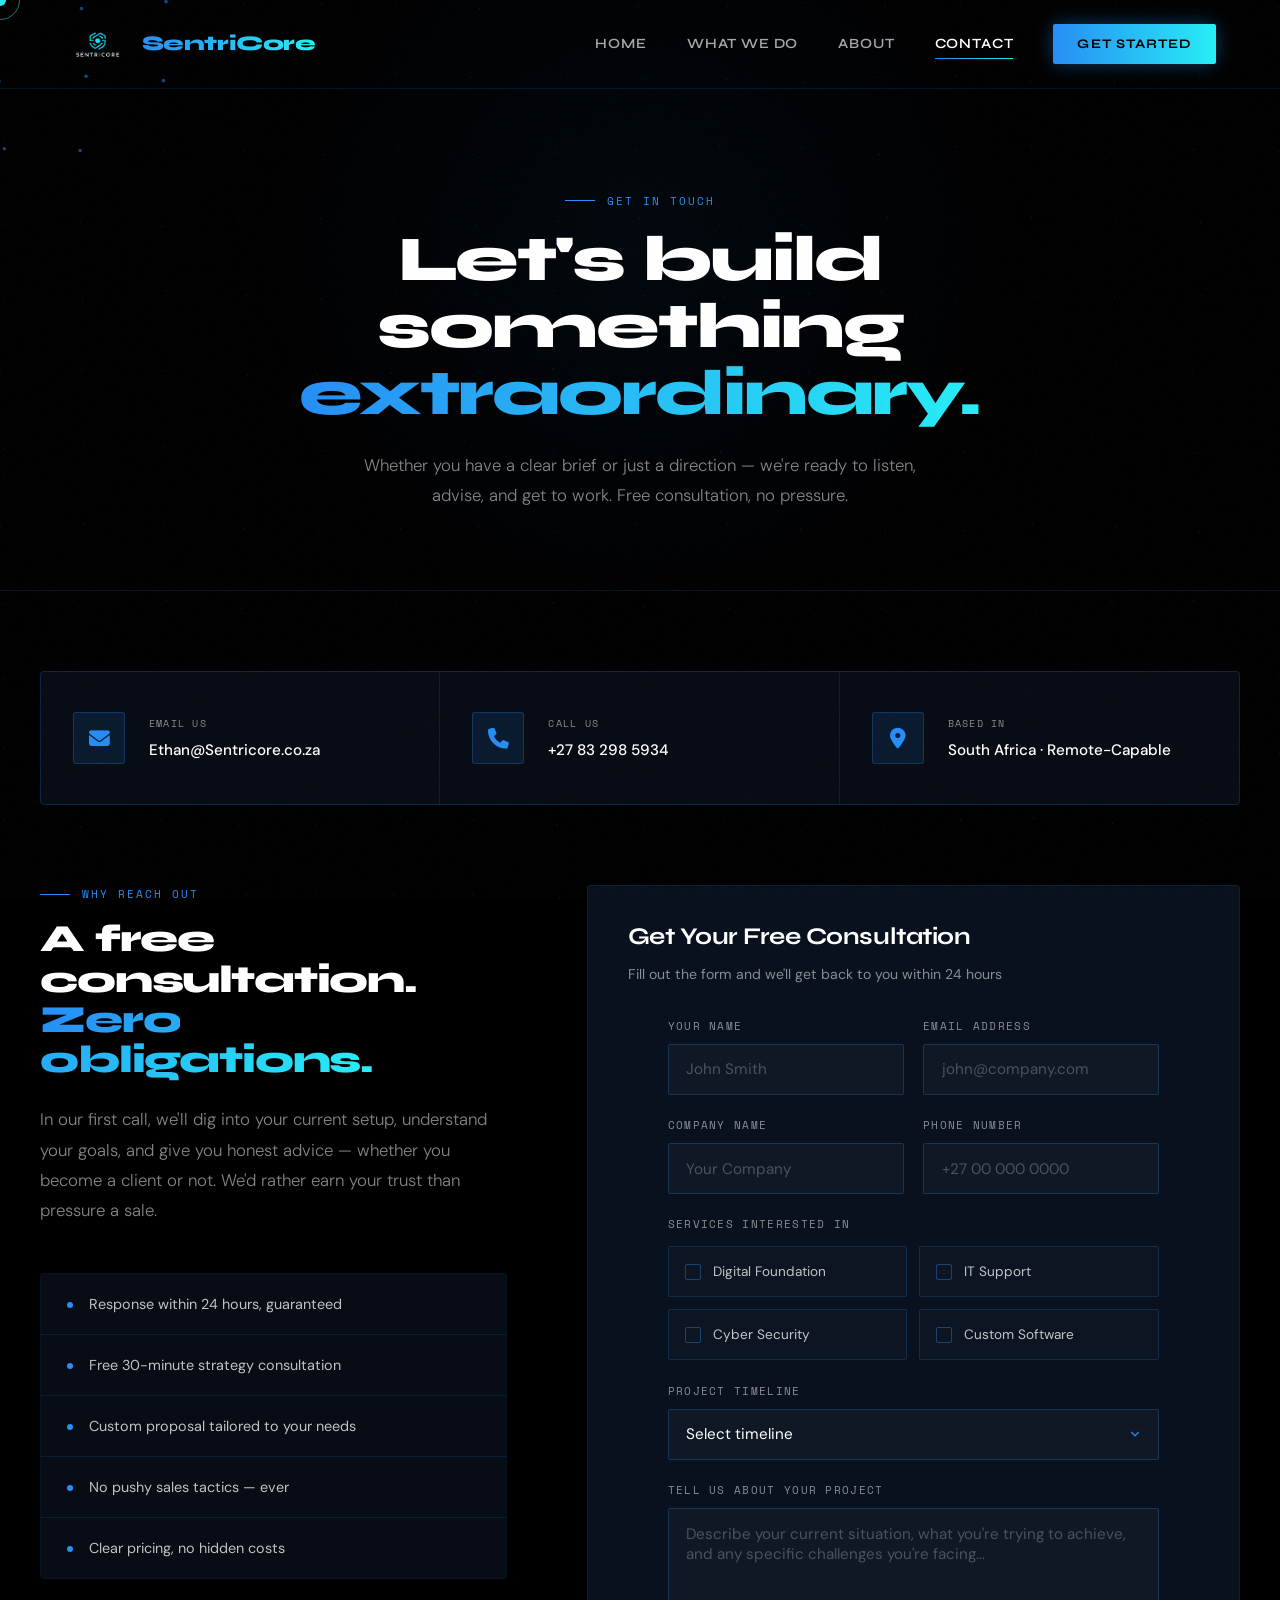
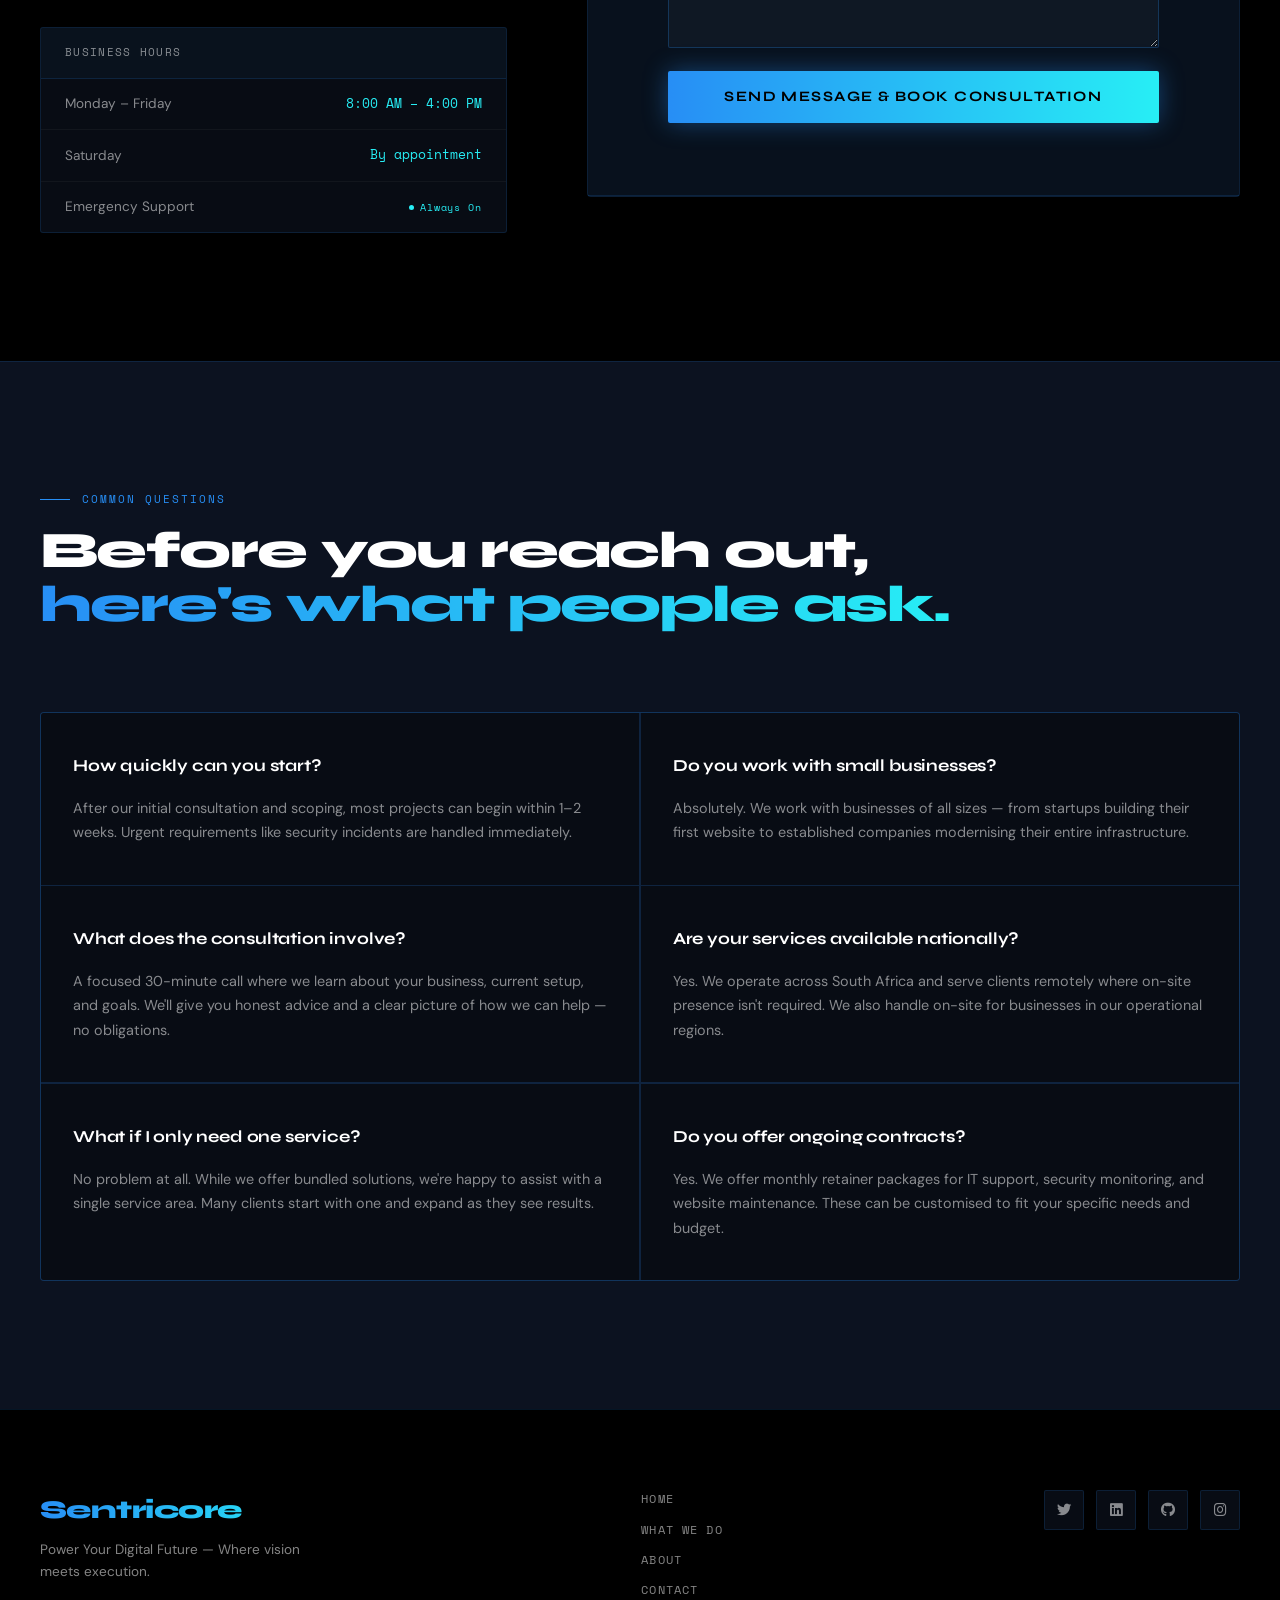
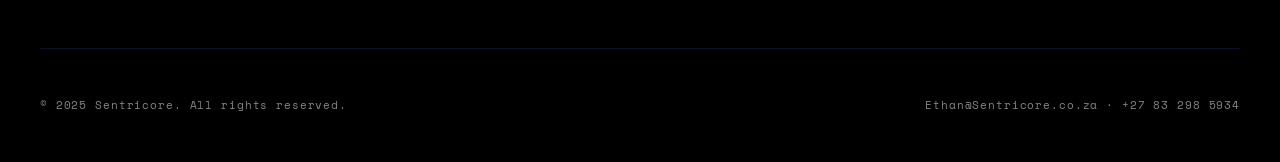
<file: contact.html>
<!DOCTYPE html>
<html lang="en">
<head>
    <meta charset="UTF-8">
    <meta name="viewport" content="width=device-width, initial-scale=1.0">
    <title>Contact | Sentricore</title>
    <link rel="stylesheet" href="https://cdnjs.cloudflare.com/ajax/libs/font-awesome/6.4.0/css/all.min.css">
    <link href="https://fonts.googleapis.com/css2?family=Syne:wght@400;500;600;700;800&family=Space+Mono:wght@400;700&family=DM+Sans:ital,wght@0,300;0,400;0,500;1,300&display=swap" rel="stylesheet">
    <link rel="stylesheet" href="shared.css">
    <style>
        /* ═══ CONTACT PAGE HERO */
        .contact-hero {
            padding: 12rem 0 5rem;
            position: relative;
            overflow: hidden;
            border-bottom: 1px solid var(--border);
        }
        .contact-hero-bg {
            position: absolute;
            top: -200px; left: 50%;
            transform: translateX(-50%);
            width: 900px; height: 900px;
            border-radius: 50%;
            background: radial-gradient(circle, rgba(39,142,245,0.06) 0%, transparent 65%);
            pointer-events: none;
        }
        .contact-hero-inner {
            text-align: center;
            max-width: 720px;
            margin: 0 auto;
            position: relative;
            z-index: 2;
        }

        /* ═══ CONTACT STRIP */
        .contact-strip {
            display: grid;
            grid-template-columns: repeat(3, 1fr);
            gap: 0;
            background: var(--border);
            border: 1px solid var(--border);
            border-radius: 4px;
            overflow: hidden;
            margin: 5rem 0;
        }
        .cs-item {
            background: var(--surface);
            padding: 2.5rem 2rem;
            border-right: 1px solid var(--border);
            display: flex;
            align-items: center;
            gap: 1.5rem;
            transition: background 0.3s;
            text-decoration: none;
            color: inherit;
        }
        .cs-item:last-child { border-right: none; }
        .cs-item:hover { background: rgba(10,18,32,0.9); }
        .cs-icon {
            width: 52px; height: 52px; flex-shrink: 0;
            background: var(--blue-dim); border: 1px solid rgba(39,142,245,0.25);
            border-radius: 3px; display: flex; align-items: center; justify-content: center;
            font-size: 1.3rem; color: var(--blue); transition: all 0.3s;
        }
        .cs-item:hover .cs-icon { background: rgba(39,238,245,0.1); border-color: rgba(39,238,245,0.4); color: var(--cyan); box-shadow: 0 0 20px rgba(39,238,245,0.15); }
        .cs-text {}
        .cs-label { font-family: 'Space Mono', monospace; font-size: 0.65rem; letter-spacing: 0.12em; text-transform: uppercase; color: var(--text-muted); margin-bottom: 0.4rem; }
        .cs-val { font-size: 0.95rem; font-weight: 500; color: var(--white); }

        /* ═══ MAIN CONTACT FORM SECTION */
        .contact-main { padding: 0 0 8rem; }
        .contact-layout {
            display: grid;
            grid-template-columns: 1fr 1.4fr;
            gap: 5rem;
            align-items: start;
        }

        /* Left side info */
        .contact-left {}
        .contact-left-intro {
            font-size: 1.05rem;
            font-weight: 300;
            line-height: 1.8;
            color: var(--text-muted);
            margin-bottom: 3rem;
        }

        .why-contact-list {
            display: flex;
            flex-direction: column;
            gap: 0;
            border: 1px solid var(--border);
            border-radius: 3px;
            overflow: hidden;
            margin-bottom: 3rem;
        }
        .wcl-item {
            padding: 1.2rem 1.6rem;
            border-bottom: 1px solid var(--border);
            display: flex;
            align-items: flex-start;
            gap: 1rem;
            background: var(--surface);
            transition: background 0.3s;
        }
        .wcl-item:last-child { border-bottom: none; }
        .wcl-item:hover { background: rgba(10,18,32,0.9); }
        .wcl-dot {
            width: 6px; height: 6px; border-radius: 50%;
            background: var(--blue); flex-shrink: 0; margin-top: 0.55em;
        }
        .wcl-text { font-size: 0.9rem; color: rgba(255,255,255,0.75); line-height: 1.5; }

        .hours-block {
            background: var(--surface);
            border: 1px solid var(--border);
            border-radius: 3px;
            overflow: hidden;
        }
        .hours-header {
            padding: 1rem 1.5rem;
            border-bottom: 1px solid var(--border);
            background: rgba(39,142,245,0.04);
            font-family: 'Space Mono', monospace;
            font-size: 0.68rem;
            letter-spacing: 0.12em;
            text-transform: uppercase;
            color: var(--text-muted);
        }
        .hours-row {
            display: flex;
            justify-content: space-between;
            align-items: center;
            padding: 0.9rem 1.5rem;
            border-bottom: 1px solid rgba(255,255,255,0.04);
        }
        .hours-row:last-child { border-bottom: none; }
        .hours-day { font-size: 0.85rem; color: var(--text-muted); }
        .hours-time { font-family: 'Space Mono', monospace; font-size: 0.8rem; color: var(--cyan); }
        .hours-status {
            display: inline-flex; align-items: center; gap: 0.4rem;
            font-family: 'Space Mono', monospace; font-size: 0.65rem; letter-spacing: 0.08em;
            color: var(--cyan);
        }
        .hours-status::before { content: ''; width: 5px; height: 5px; border-radius: 50%; background: var(--cyan); animation: blink 1.5s infinite; }
        @keyframes blink { 0%,100%{opacity:1} 50%{opacity:0.2} }

        /* RIGHT — FORM */
        .form-wrap {
            background: var(--surface);
            border: 1px solid var(--border);
            border-radius: 4px;
            overflow: visible;
            width: 100%;
        }
        .form-head {
            padding: 2rem 2.5rem;
            border-bottom: 1px solid var(--border);
            background: rgba(39,142,245,0.04);
            border-radius: 4px 4px 0 0;
        }
        .form-head h3 { font-family: 'Syne', sans-serif; font-size: 1.5rem; font-weight: 700; letter-spacing: -0.02em; margin-bottom: 0.4rem; }
        .form-head p { font-size: 0.88rem; color: var(--text-muted); }
        .form-body {
            padding: 2rem 2.5rem 2.5rem;
            display: flex;
            flex-direction: column;
            gap: 1.4rem;
            box-sizing: border-box;
            width: 100%;
        }
        .fg {
            display: flex; flex-direction: column; gap: 0.55rem;
            min-width: 0; width: 100%;
        }
        .fg label {
            font-family: 'Space Mono', monospace; font-size: 0.68rem;
            letter-spacing: 0.12em; text-transform: uppercase; color: var(--text-muted);
        }
        .fg input, .fg textarea, .fg select {
            background: rgba(255,255,255,0.03);
            border: 1px solid rgba(39,142,245,0.25);
            border-radius: 2px; color: var(--white);
            font-family: 'DM Sans', sans-serif; font-size: 0.95rem;
            padding: 0.9rem 1.1rem; transition: all 0.3s; outline: none;
            width: 100%; box-sizing: border-box;
        }
        .fg input::placeholder, .fg textarea::placeholder { color: rgba(255,255,255,0.25); }
        .fg input:focus, .fg textarea:focus, .fg select:focus {
            border-color: var(--blue); background: rgba(39,142,245,0.06);
            box-shadow: 0 0 0 3px rgba(39,142,245,0.1);
        }
        .fg textarea { min-height: 140px; resize: vertical; }
        .fg select {
            appearance: none;
            background-image: url("data:image/svg+xml,%3Csvg xmlns='http://www.w3.org/2000/svg' width='14' height='14' viewBox='0 0 24 24' fill='none' stroke='%23278EF5' stroke-width='2' stroke-linecap='round' stroke-linejoin='round'%3E%3Cpath d='M6 9l6 6 6-6'/%3E%3C/svg%3E");
            background-repeat: no-repeat; background-position: right 1rem center; cursor: none;
        }
        .fg select option { background: #0c1220; }

        .form-row-2 {
            display: grid; grid-template-columns: 1fr 1fr;
            gap: 1.2rem; min-width: 0; width: 100%;
        }
        .form-row-2 > * { min-width: 0; }

        /* Service checkboxes */
        .service-checks {
            display: grid;
            grid-template-columns: 1fr 1fr;
            gap: 0.75rem;
            margin-top: 0.25rem;
        }
        .check-option {
            display: flex;
            align-items: center;
            gap: 0.75rem;
            padding: 0.85rem 1rem;
            background: rgba(255,255,255,0.02);
            border: 1px solid rgba(39,142,245,0.2);
            border-radius: 2px;
            cursor: none;
            transition: all 0.25s;
            user-select: none;
        }
        .check-option:hover { background: rgba(39,142,245,0.08); border-color: rgba(39,142,245,0.4); }
        .check-option input[type="checkbox"] { display: none; }
        .check-box {
            width: 16px; height: 16px; flex-shrink: 0;
            border: 1px solid rgba(39,142,245,0.4);
            border-radius: 2px; background: transparent;
            display: flex; align-items: center; justify-content: center;
            transition: all 0.2s; font-size: 0.6rem; color: var(--black);
        }
        .check-option.checked { background: rgba(39,142,245,0.1); border-color: var(--blue); }
        .check-option.checked .check-box { background: linear-gradient(135deg, var(--blue), var(--cyan)); border-color: transparent; }
        .check-option.checked .check-box::after { content: '✓'; color: var(--black); font-weight: 700; }
        .check-label { font-size: 0.85rem; color: rgba(255,255,255,0.75); }

        .btn-submit {
            width: 100%;
            font-family: 'Syne', sans-serif; font-size: 0.9rem; font-weight: 700;
            letter-spacing: 0.1em; text-transform: uppercase; color: var(--black);
            background: linear-gradient(90deg, var(--blue), var(--cyan));
            border: none; padding: 1.1rem; border-radius: 2px; cursor: none;
            transition: all 0.3s; box-shadow: 0 0 25px var(--blue-glow);
            position: relative; overflow: hidden;
        }
        .btn-submit::after {
            content: ''; position: absolute; inset: 0;
            background: linear-gradient(90deg, var(--cyan), var(--blue));
            opacity: 0; transition: opacity 0.3s;
        }
        .btn-submit:hover { box-shadow: 0 0 45px var(--cyan-glow); transform: translateY(-1px); }
        .btn-submit:hover::after { opacity: 1; }
        .btn-submit span { position: relative; z-index: 1; }

        #formStatus {
            margin-top: 0.5rem; font-size: 0.88rem; text-align: center;
            display: none; padding: 0.8rem; border-radius: 2px;
        }

        /* ═══ FAQ */
        .faq-section { padding: 8rem 0; background: var(--surface-2); border-top: 1px solid var(--border); }
        .faq-grid {
            display: grid;
            grid-template-columns: 1fr 1fr;
            gap: 1.5px;
            background: var(--border);
            border: 1px solid var(--border);
            border-radius: 4px;
            overflow: hidden;
            margin-top: 5rem;
        }
        .faq-item {
            background: var(--surface);
            padding: 2.5rem 2rem;
            transition: background 0.3s;
        }
        .faq-item:hover { background: rgba(10,18,32,0.9); }
        .faq-q { font-family: 'Syne', sans-serif; font-size: 1.05rem; font-weight: 700; margin-bottom: 1rem; letter-spacing: -0.01em; }
        .faq-a { font-size: 0.9rem; color: var(--text-muted); line-height: 1.7; }

        @media(max-width:1100px) {
            .contact-layout { grid-template-columns: 1fr; gap: 3.5rem; }
            .contact-strip { grid-template-columns: 1fr; }
            .cs-item { border-right: none; border-bottom: 1px solid var(--border); }
            .cs-item:last-child { border-bottom: none; }
            .faq-grid { grid-template-columns: 1fr; }
        }
        @media(max-width:768px) {
            .form-row-2 { grid-template-columns: 1fr; }
            .service-checks { grid-template-columns: 1fr; }
            .form-body { padding: 1.5rem; }
            .form-head { padding: 1.5rem; }
        }
    </style>
</head>
<body>
<div id="cursor"></div>
<div id="cursor-ring"></div>
<canvas id="bg-canvas"></canvas>

<header id="header">
    <a href="index.html" class="logo">
    <img src="SentriCore-Logo-No-BG.png" alt="SentriCore" class="logo-img">
    <span class="logo-wordmark">SentriCore</span>
</a>
    <nav id="nav">
        <a href="index.html">Home</a>
        <a href="what-we-do.html">What We Do</a>
        <a href="about.html">About</a>
        <a href="contact.html" class="nav-active">Contact</a>
        <a href="contact.html" class="nav-cta">Get Started</a>
    </nav>
    <button class="menu-toggle" id="menuToggle"><span></span><span></span><span></span></button>
</header>

<!-- CONTACT HERO -->
<section class="contact-hero">
    <div class="contact-hero-bg"></div>
    <div class="container">
        <div class="contact-hero-inner reveal">
            <div class="section-tag" style="justify-content:center;">Get In Touch</div>
            <h1 class="section-title" style="font-size:clamp(2.8rem,5vw,5rem);margin-bottom:1.5rem;">
                Let's build something<br><span class="accent">extraordinary.</span>
            </h1>
            <p class="section-sub" style="margin:0 auto;">Whether you have a clear brief or just a direction — we're ready to listen, advise, and get to work. Free consultation, no pressure.</p>
        </div>
    </div>
</section>

<!-- MAIN CONTACT -->
<section class="contact-main">
    <div class="container">
        <!-- CONTACT INFO STRIP -->
        <div class="contact-strip reveal">
            <a href="mailto:Ethan@Sentricore.co.za" class="cs-item">
                <div class="cs-icon"><i class="fas fa-envelope"></i></div>
                <div class="cs-text">
                    <div class="cs-label">Email Us</div>
                    <div class="cs-val">Ethan@Sentricore.co.za</div>
                </div>
            </a>
            <a href="tel:+27832985934" class="cs-item">
                <div class="cs-icon"><i class="fas fa-phone"></i></div>
                <div class="cs-text">
                    <div class="cs-label">Call Us</div>
                    <div class="cs-val">+27 83 298 5934</div>
                </div>
            </a>
            <div class="cs-item">
                <div class="cs-icon"><i class="fas fa-map-marker-alt"></i></div>
                <div class="cs-text">
                    <div class="cs-label">Based In</div>
                    <div class="cs-val">South Africa · Remote-Capable</div>
                </div>
            </div>
        </div>

        <!-- FORM + INFO LAYOUT -->
        <div class="contact-layout">
            <!-- LEFT INFO -->
            <div class="contact-left reveal">
                <div class="section-tag">Why Reach Out</div>
                <h2 class="section-title" style="font-size:clamp(1.8rem,3vw,2.6rem);margin-bottom:1.5rem;">
                    A free consultation.<br><span class="accent">Zero obligations.</span>
                </h2>
                <p class="contact-left-intro">In our first call, we'll dig into your current setup, understand your goals, and give you honest advice — whether you become a client or not. We'd rather earn your trust than pressure a sale.</p>

                <div class="why-contact-list">
                    <div class="wcl-item">
                        <div class="wcl-dot"></div>
                        <span class="wcl-text">Response within 24 hours, guaranteed</span>
                    </div>
                    <div class="wcl-item">
                        <div class="wcl-dot"></div>
                        <span class="wcl-text">Free 30-minute strategy consultation</span>
                    </div>
                    <div class="wcl-item">
                        <div class="wcl-dot"></div>
                        <span class="wcl-text">Custom proposal tailored to your needs</span>
                    </div>
                    <div class="wcl-item">
                        <div class="wcl-dot"></div>
                        <span class="wcl-text">No pushy sales tactics — ever</span>
                    </div>
                    <div class="wcl-item">
                        <div class="wcl-dot"></div>
                        <span class="wcl-text">Clear pricing, no hidden costs</span>
                    </div>
                </div>

                <div class="hours-block">
                    <div class="hours-header">Business Hours</div>
                    <div class="hours-row">
                        <span class="hours-day">Monday – Friday</span>
                        <span class="hours-time">8:00 AM – 4:00 PM</span>
                    </div>
                    <div class="hours-row">
                        <span class="hours-day">Saturday</span>
                        <span class="hours-time">By appointment</span>
                    </div>
                    <div class="hours-row">
                        <span class="hours-day">Emergency Support</span>
                        <span class="hours-status">Always On</span>
                    </div>
                </div>
            </div>

            <!-- FORM -->
            <div class="form-wrap reveal reveal-delay-2">
                <div class="form-head">
                    <h3>Get Your Free Consultation</h3>
                    <p>Fill out the form and we'll get back to you within 24 hours</p>
                <div class="form-body">

                    <form id="projectForm" action="https://api.web3forms.com/submit" method="POST">

                        <input type="hidden" name="access_key" value="0701edbb-4be2-445f-bceb-e3976f450cda">

                        <input type="hidden" name="subject" value="New Contact from Sentricore.co.za">

                        <input type="hidden" name="from_name" value="SentriCore Website">

                        <input type="checkbox" name="botcheck" style="display:none">

                        <div style="display:flex;flex-direction:column;gap:1.4rem;width:100%;box-sizing:border-box;">
                            <div class="form-row-2">
                                <div class="fg">
                                    <label for="name">Your Name</label>
                                    <input type="text" id="name" name="name" placeholder="John Smith" required>
                                </div>
                                <div class="fg">
                                    <label for="email">Email Address</label>
                                    <input type="email" id="email" name="email" placeholder="john@company.com" required>
                                </div>
                            </div>
                            <div class="form-row-2">
                                <div class="fg">
                                    <label for="company">Company Name</label>
                                    <input type="text" id="company" name="company" placeholder="Your Company">
                                </div>
                                <div class="fg">
                                    <label for="phone">Phone Number</label>
                                    <input type="tel" id="phone" name="phone" placeholder="+27 00 000 0000">
                                </div>
                            </div>
                            <div class="fg">
                                <label>Services Interested In</label>
                                <div class="service-checks" id="serviceChecks">
                                    <div class="check-option" data-value="Digital Foundation">
                                        <input type="checkbox" name="service_foundation">
                                        <div class="check-box"></div>
                                        <span class="check-label">Digital Foundation</span>
                                    </div>
                                    <div class="check-option" data-value="IT Support">
                                        <input type="checkbox" name="service_it">
                                        <div class="check-box"></div>
                                        <span class="check-label">IT Support</span>
                                    </div>
                                    <div class="check-option" data-value="Cyber Security">
                                        <input type="checkbox" name="service_security">
                                        <div class="check-box"></div>
                                        <span class="check-label">Cyber Security</span>
                                    </div>
                                    <div class="check-option" data-value="Custom Software">
                                        <input type="checkbox" name="service_software">
                                        <div class="check-box"></div>
                                        <span class="check-label">Custom Software</span>
                                    </div>
                                </div>
                            </div>
                            <div class="fg">
                                <label for="timeline">Project Timeline</label>
                                <select id="timeline" name="timeline" required>
                                    <option value="" disabled selected>Select timeline</option>
                                    <option value="ASAP">ASAP</option>
                                    <option value="1month">Within 1 month</option>
                                    <option value="3months">1–3 months</option>
                                    <option value="6months">3–6 months</option>
                                    <option value="flexible">Flexible</option>
                                </select>
                            </div>
                            <div class="fg">
                                <label for="message">Tell Us About Your Project</label>
                                <textarea id="message" name="message" placeholder="Describe your current situation, what you're trying to achieve, and any specific challenges you're facing..."></textarea>
                            </div>
                            <button type="submit" class="btn-submit"><span>Send Message & Book Consultation</span></button>
                            <div id="formStatus"></div>
                        </div>
                    </form>
                </div>
            </div>
        </div>
    </div>
</section>

<!-- FAQ -->
<section class="faq-section">
    <div class="container">
        <div class="reveal">
            <div class="section-tag">Common Questions</div>
            <h2 class="section-title">Before you reach out,<br><span class="accent">here's what people ask.</span></h2>
        </div>
        <div class="faq-grid reveal reveal-delay-1">
            <div class="faq-item">
                <h3 class="faq-q">How quickly can you start?</h3>
                <p class="faq-a">After our initial consultation and scoping, most projects can begin within 1–2 weeks. Urgent requirements like security incidents are handled immediately.</p>
            </div>
            <div class="faq-item">
                <h3 class="faq-q">Do you work with small businesses?</h3>
                <p class="faq-a">Absolutely. We work with businesses of all sizes — from startups building their first website to established companies modernising their entire infrastructure.</p>
            </div>
            <div class="faq-item">
                <h3 class="faq-q">What does the consultation involve?</h3>
                <p class="faq-a">A focused 30-minute call where we learn about your business, current setup, and goals. We'll give you honest advice and a clear picture of how we can help — no obligations.</p>
            </div>
            <div class="faq-item">
                <h3 class="faq-q">Are your services available nationally?</h3>
                <p class="faq-a">Yes. We operate across South Africa and serve clients remotely where on-site presence isn't required. We also handle on-site for businesses in our operational regions.</p>
            </div>
            <div class="faq-item">
                <h3 class="faq-q">What if I only need one service?</h3>
                <p class="faq-a">No problem at all. While we offer bundled solutions, we're happy to assist with a single service area. Many clients start with one and expand as they see results.</p>
            </div>
            <div class="faq-item">
                <h3 class="faq-q">Do you offer ongoing contracts?</h3>
                <p class="faq-a">Yes. We offer monthly retainer packages for IT support, security monitoring, and website maintenance. These can be customised to fit your specific needs and budget.</p>
            </div>
        </div>
    </div>
</section>

<!-- FOOTER -->
<footer>
    <div class="container">
        <div class="footer-top">
            <div>
                <div class="footer-logo-text">Sentricore</div>
                <div class="footer-tagline">Power Your Digital Future — Where vision meets execution.</div>
            </div>
            <div class="footer-nav-links">
                <a href="index.html">Home</a>
                <a href="what-we-do.html">What We Do</a>
                <a href="about.html">About</a>
                <a href="contact.html">Contact</a>
            </div>
            <div class="social-row">
                <a href="#" class="social-btn"><i class="fab fa-twitter"></i></a>
                <a href="#" class="social-btn"><i class="fab fa-linkedin"></i></a>
                <a href="#" class="social-btn"><i class="fab fa-github"></i></a>
                <a href="#" class="social-btn"><i class="fab fa-instagram"></i></a>
            </div>
        </div>
        <div class="footer-bottom">
            <span class="footer-copy">© 2025 Sentricore. All rights reserved.</span>
            <span class="footer-copy">Ethan@Sentricore.co.za · +27 83 298 5934</span>
        </div>
    </div>
</footer>

<script src="shared.js"></script>
<script>
    // Service checkbox toggle
    document.querySelectorAll('.check-option').forEach(opt => {
        opt.addEventListener('click', () => {
            opt.classList.toggle('checked');
            const cb = opt.querySelector('input[type="checkbox"]');
            cb.checked = opt.classList.contains('checked');
        });
    });
</script>
</body>
</html>
</file>
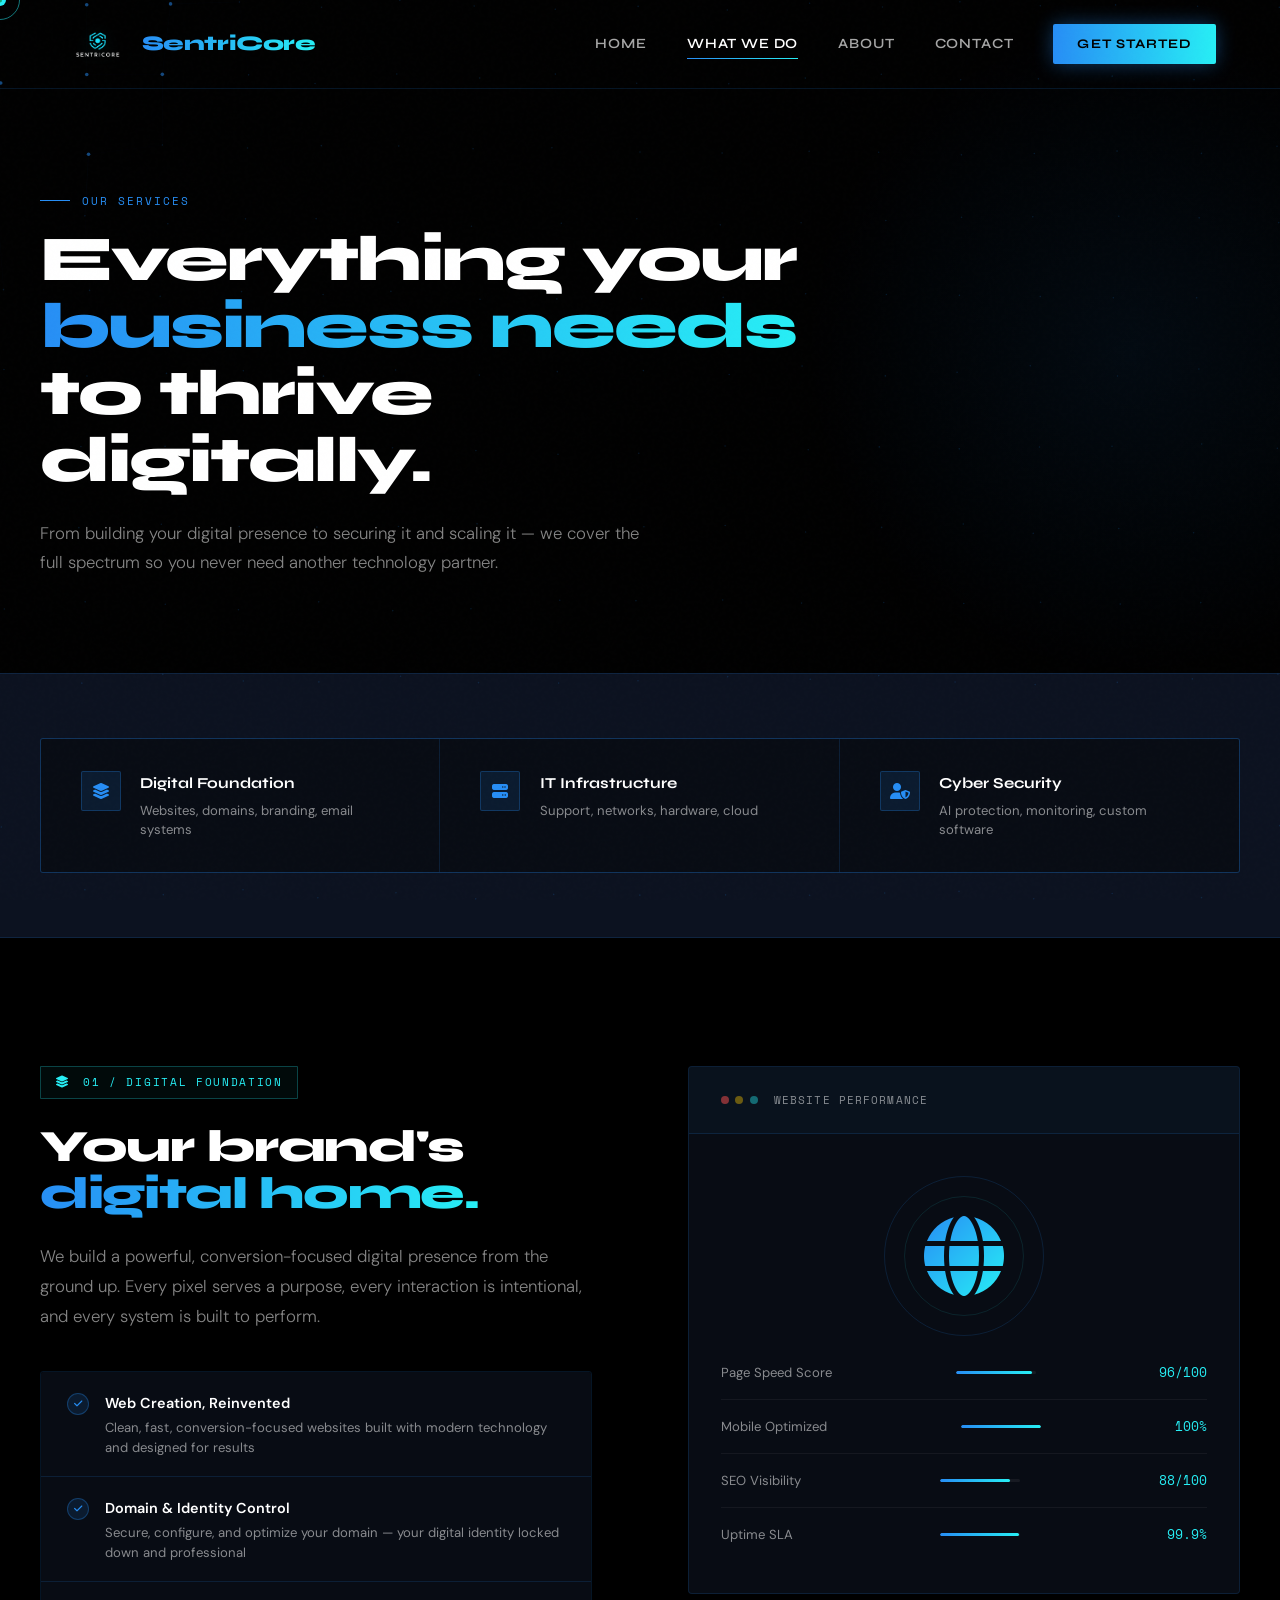
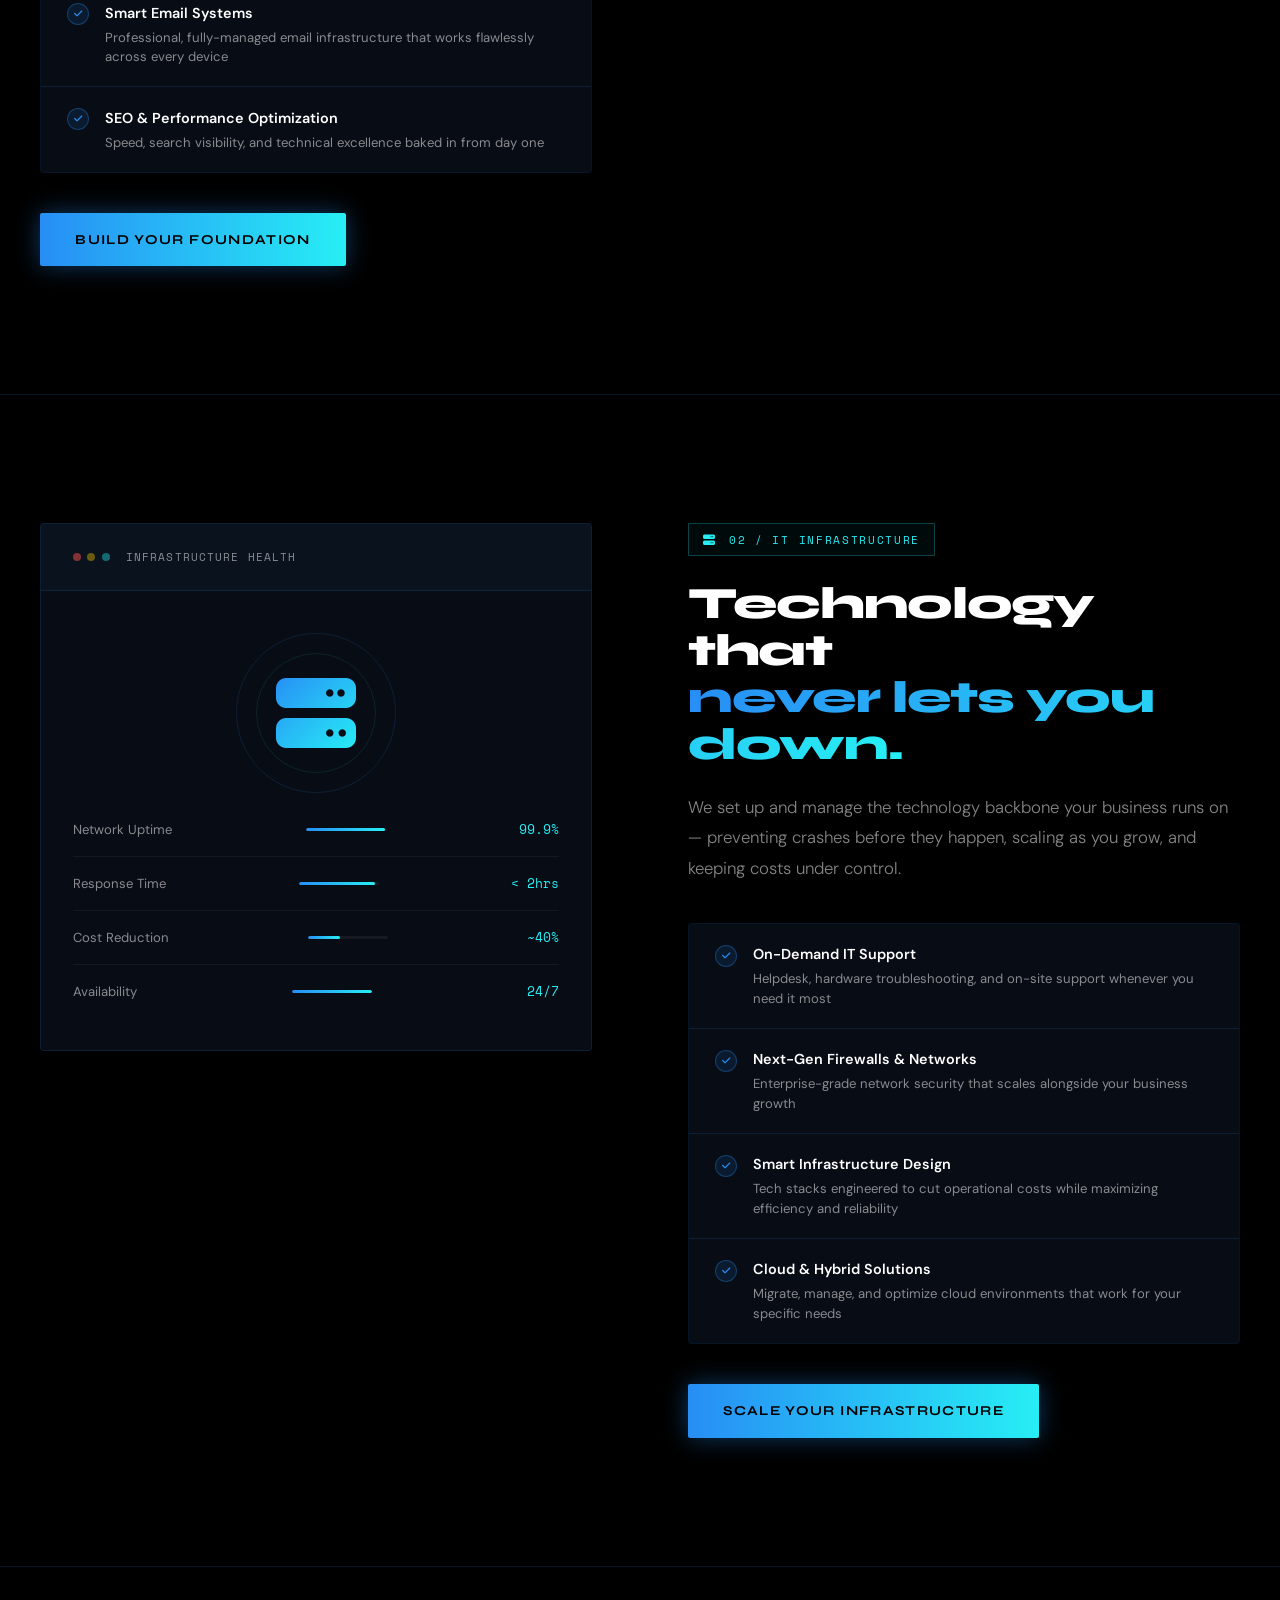
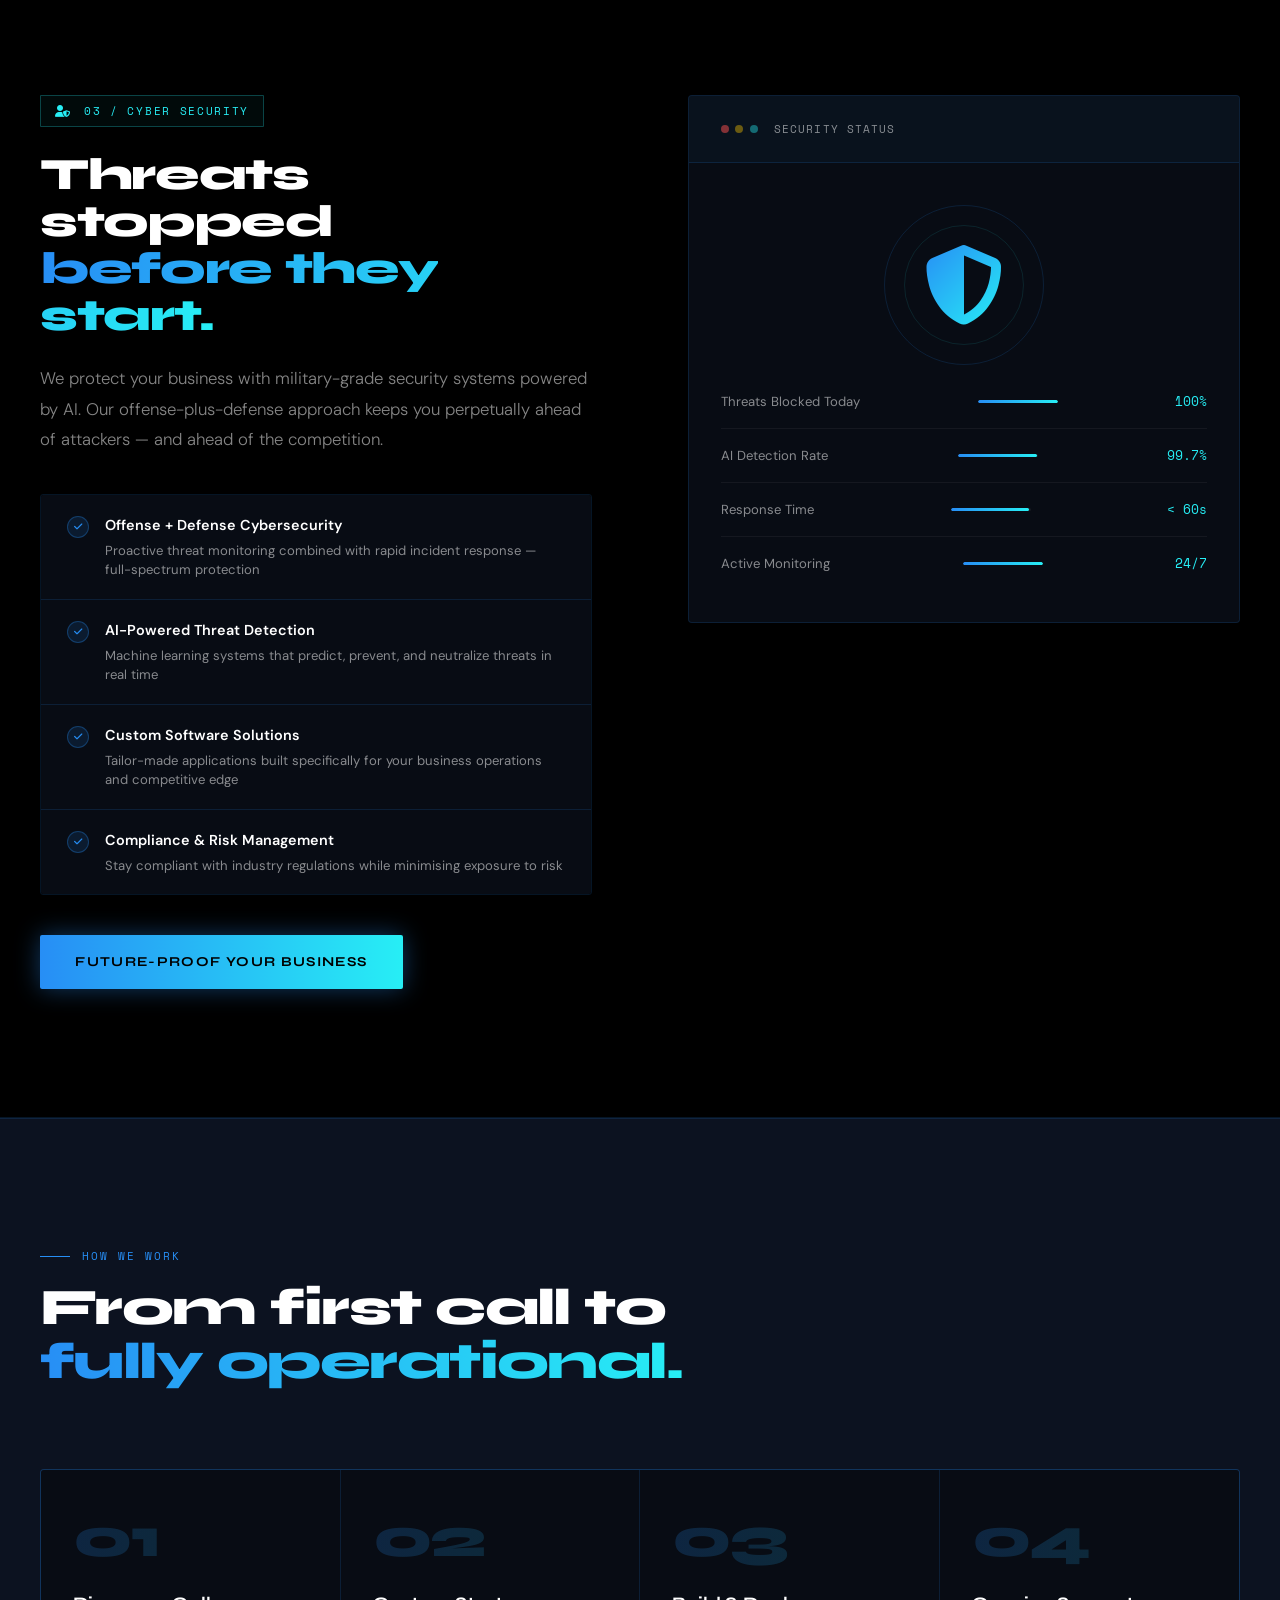
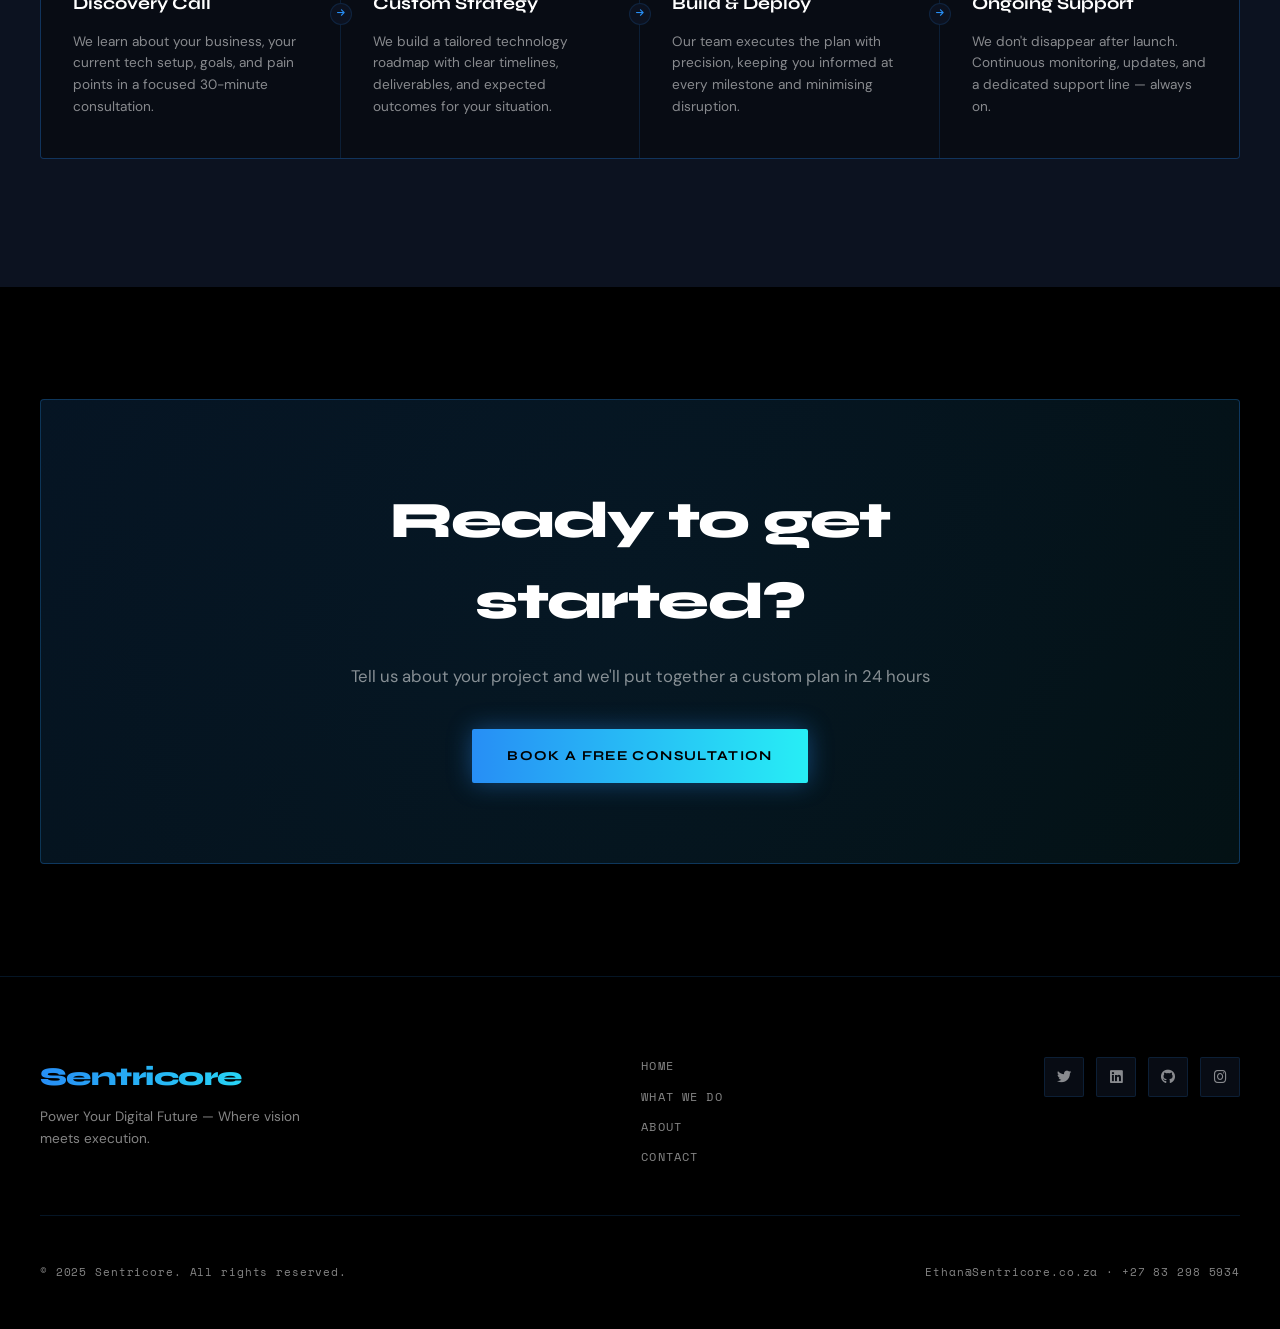
<file: what-we-do.html>
<!DOCTYPE html>
<html lang="en">
<head>
    <meta charset="UTF-8">
    <meta name="viewport" content="width=device-width, initial-scale=1.0">
    <title>What We Do | Sentricore</title>
    <link rel="stylesheet" href="https://cdnjs.cloudflare.com/ajax/libs/font-awesome/6.4.0/css/all.min.css">
    <link href="https://fonts.googleapis.com/css2?family=Syne:wght@400;500;600;700;800&family=Space+Mono:wght@400;700&family=DM+Sans:ital,wght@0,300;0,400;0,500;1,300&display=swap" rel="stylesheet">
    <link rel="stylesheet" href="shared.css">
    <style>
        /* ═══ PAGE HERO */
        .page-hero {
            padding: 12rem 0 6rem;
            position: relative;
            overflow: hidden;
        }
        .page-hero-inner { max-width: 800px; }
        .page-hero-bg {
            position: absolute;
            top: 0; right: -200px;
            width: 700px; height: 700px;
            border-radius: 50%;
            background: radial-gradient(circle, rgba(39,142,245,0.07) 0%, transparent 70%);
            pointer-events: none;
        }

        /* ═══ INTRO STRIP */
        .intro-strip {
            padding: 4rem 0;
            border-top: 1px solid var(--border);
            border-bottom: 1px solid var(--border);
            background: var(--surface-2);
        }
        .intro-strip-inner {
            display: grid;
            grid-template-columns: 1fr 1fr 1fr;
            gap: 0;
            background: var(--border);
            border: 1px solid var(--border);
            border-radius: 3px;
            overflow: hidden;
        }
        .intro-strip-item {
            background: var(--surface);
            padding: 2rem 2.5rem;
            border-right: 1px solid var(--border);
            display: flex;
            align-items: flex-start;
            gap: 1.2rem;
        }
        .intro-strip-item:last-child { border-right: none; }
        .isi-icon {
            width: 40px; height: 40px; flex-shrink: 0;
            background: var(--blue-dim); border: 1px solid rgba(39,142,245,0.25);
            border-radius: 2px; display: flex; align-items: center; justify-content: center;
            font-size: 1rem; color: var(--blue);
        }
        .isi-text h4 { font-family: 'Syne', sans-serif; font-size: 0.95rem; font-weight: 700; margin-bottom: 0.3rem; }
        .isi-text p { font-size: 0.82rem; color: var(--text-muted); line-height: 1.5; }

        /* ═══ SERVICE SECTIONS */
        .service-section {
            padding: 8rem 0;
            position: relative;
        }
        .service-section:not(:last-child) {
            border-bottom: 1px solid var(--border);
        }
        .service-section-inner {
            display: grid;
            grid-template-columns: 1fr 1fr;
            gap: 6rem;
            align-items: start;
        }
        .service-section:nth-child(even) .service-section-inner {
            direction: rtl;
        }
        .service-section:nth-child(even) .service-section-inner > * {
            direction: ltr;
        }

        .service-badge {
            display: inline-flex;
            align-items: center;
            gap: 0.75rem;
            font-family: 'Space Mono', monospace;
            font-size: 0.7rem;
            letter-spacing: 0.15em;
            text-transform: uppercase;
            color: var(--cyan);
            margin-bottom: 1.5rem;
            border: 1px solid rgba(39,238,245,0.25);
            padding: 0.4rem 0.9rem;
            border-radius: 1px;
            background: rgba(39,238,245,0.04);
        }
        .service-badge i { font-size: 0.75rem; }

        .service-title {
            font-family: 'Syne', sans-serif;
            font-size: clamp(2rem, 3.5vw, 3rem);
            font-weight: 800;
            letter-spacing: -0.03em;
            line-height: 1.05;
            margin-bottom: 1.5rem;
        }
        .service-title .accent {
            background: linear-gradient(90deg, var(--blue), var(--cyan));
            -webkit-background-clip: text;
            -webkit-text-fill-color: transparent;
        }

        .service-desc {
            font-size: 1.05rem;
            font-weight: 300;
            line-height: 1.8;
            color: var(--text-muted);
            margin-bottom: 2.5rem;
        }

        .feature-list {
            display: flex;
            flex-direction: column;
            gap: 0;
            border: 1px solid var(--border);
            border-radius: 3px;
            overflow: hidden;
            margin-bottom: 2.5rem;
        }
        .feature-item {
            padding: 1.2rem 1.6rem;
            border-bottom: 1px solid var(--border);
            display: flex;
            align-items: flex-start;
            gap: 1rem;
            background: var(--surface);
            transition: background 0.3s;
        }
        .feature-item:last-child { border-bottom: none; }
        .feature-item:hover { background: rgba(10,18,32,0.9); }
        .feature-check {
            width: 22px; height: 22px; flex-shrink: 0;
            background: var(--blue-dim); border: 1px solid rgba(39,142,245,0.3);
            border-radius: 50%; display: flex; align-items: center; justify-content: center;
            font-size: 0.6rem; color: var(--blue); margin-top: 0.1rem;
        }
        .feature-text { display: flex; flex-direction: column; gap: 0.2rem; }
        .feature-text strong { font-size: 0.9rem; font-weight: 600; color: var(--white); }
        .feature-text span { font-size: 0.82rem; color: var(--text-muted); line-height: 1.5; }

        /* Service Visual Panel */
        .service-visual {
            position: relative;
        }
        .service-panel {
            background: var(--surface);
            border: 1px solid var(--border);
            border-radius: 4px;
            overflow: hidden;
            position: sticky;
            top: 120px;
        }
        .panel-header {
            padding: 1.5rem 2rem;
            border-bottom: 1px solid var(--border);
            background: rgba(39,142,245,0.04);
            display: flex;
            align-items: center;
            gap: 1rem;
        }
        .panel-dots { display:flex; gap:0.4rem; }
        .panel-dot { width:8px;height:8px;border-radius:50%; }
        .panel-dot:nth-child(1) { background:rgba(255,80,80,0.5); }
        .panel-dot:nth-child(2) { background:rgba(255,200,0,0.4); }
        .panel-dot:nth-child(3) { background:rgba(39,238,245,0.4); }
        .panel-title { font-family:'Space Mono',monospace; font-size:0.7rem; letter-spacing:0.1em; text-transform:uppercase; color:var(--text-muted); }

        .panel-body { padding: 2rem; }
        .panel-metric {
            display: flex;
            align-items: center;
            justify-content: space-between;
            padding: 1rem 0;
            border-bottom: 1px solid rgba(255,255,255,0.05);
        }
        .panel-metric:last-child { border-bottom: none; }
        .pm-label { font-size: 0.82rem; color: var(--text-muted); }
        .pm-val { font-family: 'Space Mono', monospace; font-size: 0.82rem; color: var(--cyan); }
        .pm-bar {
            width: 80px; height: 3px; background: rgba(255,255,255,0.06);
            border-radius: 2px; overflow: hidden;
        }
        .pm-bar-fill { height: 100%; background: linear-gradient(90deg,var(--blue),var(--cyan)); border-radius: 2px; }

        .panel-icon-display {
            display: flex;
            align-items: center;
            justify-content: center;
            height: 180px;
            position: relative;
        }
        .pid-icon {
            font-size: 5rem;
            background: linear-gradient(135deg, var(--blue), var(--cyan));
            -webkit-background-clip: text;
            -webkit-text-fill-color: transparent;
            position: relative;
            z-index: 2;
            animation: icon-pulse 3s ease-in-out infinite;
        }
        @keyframes icon-pulse { 0%,100%{filter:drop-shadow(0 0 10px rgba(39,142,245,0.4))} 50%{filter:drop-shadow(0 0 25px rgba(39,238,245,0.6))} }
        .pid-ring {
            position: absolute;
            border-radius: 50%;
            border: 1px solid;
            animation: ring-spin linear infinite;
        }
        .pid-ring-1 { width:160px;height:160px; border-color:rgba(39,142,245,0.15); animation-duration:12s; }
        .pid-ring-2 { width:120px;height:120px; border-color:rgba(39,238,245,0.1); animation-duration:8s; animation-direction:reverse; }

        /* ═══ PROCESS */
        .process-section { padding: 8rem 0; background: var(--surface-2); border-top: 1px solid var(--border); }
        .process-steps {
            display: grid;
            grid-template-columns: repeat(4, 1fr);
            gap: 0;
            background: var(--border);
            border: 1px solid var(--border);
            border-radius: 4px;
            overflow: hidden;
            margin-top: 5rem;
        }
        .process-step {
            background: var(--surface);
            padding: 2.5rem 2rem;
            border-right: 1px solid var(--border);
            position: relative;
            transition: background 0.3s;
        }
        .process-step:last-child { border-right: none; }
        .process-step:hover { background: rgba(10,18,32,0.9); }
        .ps-num {
            font-family: 'Syne', sans-serif;
            font-size: 3.5rem; font-weight: 800;
            background: linear-gradient(90deg,rgba(39,142,245,0.2),rgba(39,238,245,0.15));
            -webkit-background-clip: text; -webkit-text-fill-color: transparent;
            line-height: 1; margin-bottom: 1.5rem; letter-spacing: -0.04em;
        }
        .ps-title { font-family: 'Syne', sans-serif; font-size: 1.1rem; font-weight: 700; margin-bottom: 0.8rem; }
        .ps-desc { font-size: 0.85rem; color: var(--text-muted); line-height: 1.6; }
        .ps-arrow {
            position: absolute;
            top: 50%; right: -12px;
            transform: translateY(-50%);
            width: 22px; height: 22px;
            background: var(--surface-2);
            border: 1px solid var(--border);
            border-radius: 50%;
            display: flex; align-items: center; justify-content: center;
            font-size: 0.55rem; color: var(--blue);
            z-index: 2;
        }
        .process-step:last-child .ps-arrow { display: none; }

        /* ═══ PRICING TEASE */
        .cta-banner { padding:7rem 0; }
        .cta-inner {
            background:linear-gradient(135deg,rgba(39,142,245,0.12) 0%,rgba(39,238,245,0.06) 100%);
            border:1px solid rgba(39,142,245,0.3); border-radius:4px;
            padding:5rem 4rem; text-align:center; position:relative; overflow:hidden;
        }
        .cta-inner::before {
            content:''; position:absolute; top:-100%;left:-100%; width:300%;height:300%;
            background:radial-gradient(circle at center,rgba(39,142,245,0.06) 0%,transparent 60%);
            animation:cta-glow 8s ease-in-out infinite;
        }
        @keyframes cta-glow { 0%,100%{transform:translate(0,0)} 25%{transform:translate(20%,10%)} 50%{transform:translate(-10%,20%)} 75%{transform:translate(10%,-10%)} }
        .cta-inner h2 { font-family:'Syne',sans-serif; font-size:clamp(2rem,4vw,3.5rem); font-weight:800; letter-spacing:-0.03em; margin-bottom:1.2rem; position:relative;z-index:1; }
        .cta-inner p { font-size:1.05rem; color:var(--text-muted); margin-bottom:2.5rem; position:relative;z-index:1; }
        .cta-inner .btn-primary { position:relative;z-index:1; }

        @media(max-width:1100px) {
            .service-section-inner { grid-template-columns:1fr; gap:3rem; }
            .service-section:nth-child(even) .service-section-inner { direction:ltr; }
            .service-panel { position:static; }
            .intro-strip-inner { grid-template-columns:1fr; }
            .intro-strip-item { border-right:none; border-bottom:1px solid var(--border); }
            .intro-strip-item:last-child { border-bottom:none; }
            .process-steps { grid-template-columns:1fr 1fr; }
            .process-step:nth-child(2) { border-right:none; }
            .process-step:nth-child(1),.process-step:nth-child(2) { border-bottom:1px solid var(--border); }
            .ps-arrow { display:none; }
        }
        @media(max-width:768px) {
            .process-steps { grid-template-columns:1fr; }
            .process-step { border-right:none; border-bottom:1px solid var(--border); }
            .process-step:last-child { border-bottom:none; }
        }
    </style>
</head>
<body>
<div id="cursor"></div>
<div id="cursor-ring"></div>
<canvas id="bg-canvas"></canvas>

<header id="header">
    <a href="index.html" class="logo">
    <img src="SentriCore-Logo-No-BG.png" alt="SentriCore" class="logo-img">
    <span class="logo-wordmark">SentriCore</span>
</a>
    <nav id="nav">
        <a href="index.html">Home</a>
        <a href="what-we-do.html" class="nav-active">What We Do</a>
        <a href="about.html">About</a>
        <a href="contact.html">Contact</a>
        <a href="contact.html" class="nav-cta">Get Started</a>
    </nav>
    <button class="menu-toggle" id="menuToggle"><span></span><span></span><span></span></button>
</header>

<!-- PAGE HERO -->
<section class="page-hero">
    <div class="page-hero-bg"></div>
    <div class="container">
        <div class="page-hero-inner reveal">
            <div class="section-tag">Our Services</div>
            <h1 class="section-title" style="font-size:clamp(2.8rem,5vw,5rem);margin-bottom:1.5rem;">
                Everything your<br><span class="accent">business needs</span><br>to thrive digitally.
            </h1>
            <p class="section-sub">From building your digital presence to securing it and scaling it — we cover the full spectrum so you never need another technology partner.</p>
        </div>
    </div>
</section>

<!-- INTRO STRIP -->
<div class="intro-strip">
    <div class="container">
        <div class="intro-strip-inner reveal">
            <div class="intro-strip-item">
                <div class="isi-icon"><i class="fas fa-layer-group"></i></div>
                <div class="isi-text">
                    <h4>Digital Foundation</h4>
                    <p>Websites, domains, branding, email systems</p>
                </div>
            </div>
            <div class="intro-strip-item">
                <div class="isi-icon"><i class="fas fa-server"></i></div>
                <div class="isi-text">
                    <h4>IT Infrastructure</h4>
                    <p>Support, networks, hardware, cloud</p>
                </div>
            </div>
            <div class="intro-strip-item">
                <div class="isi-icon"><i class="fas fa-user-shield"></i></div>
                <div class="isi-text">
                    <h4>Cyber Security</h4>
                    <p>AI protection, monitoring, custom software</p>
                </div>
            </div>
        </div>
    </div>
</div>

<!-- SERVICE 1: FOUNDATION -->
<section class="service-section" id="foundation">
    <div class="container">
        <div class="service-section-inner">
            <div class="reveal">
                <div class="service-badge"><i class="fas fa-layer-group"></i> 01 / Digital Foundation</div>
                <h2 class="service-title">Your brand's<br><span class="accent">digital home.</span></h2>
                <p class="service-desc">We build a powerful, conversion-focused digital presence from the ground up. Every pixel serves a purpose, every interaction is intentional, and every system is built to perform.</p>
                <div class="feature-list">
                    <div class="feature-item">
                        <div class="feature-check"><i class="fas fa-check"></i></div>
                        <div class="feature-text">
                            <strong>Web Creation, Reinvented</strong>
                            <span>Clean, fast, conversion-focused websites built with modern technology and designed for results</span>
                        </div>
                    </div>
                    <div class="feature-item">
                        <div class="feature-check"><i class="fas fa-check"></i></div>
                        <div class="feature-text">
                            <strong>Domain & Identity Control</strong>
                            <span>Secure, configure, and optimize your domain — your digital identity locked down and professional</span>
                        </div>
                    </div>
                    <div class="feature-item">
                        <div class="feature-check"><i class="fas fa-check"></i></div>
                        <div class="feature-text">
                            <strong>Smart Email Systems</strong>
                            <span>Professional, fully-managed email infrastructure that works flawlessly across every device</span>
                        </div>
                    </div>
                    <div class="feature-item">
                        <div class="feature-check"><i class="fas fa-check"></i></div>
                        <div class="feature-text">
                            <strong>SEO & Performance Optimization</strong>
                            <span>Speed, search visibility, and technical excellence baked in from day one</span>
                        </div>
                    </div>
                </div>
                <a href="contact.html" class="btn-primary"><span>Build Your Foundation</span></a>
            </div>
            <div class="service-visual reveal reveal-delay-2">
                <div class="service-panel">
                    <div class="panel-header">
                        <div class="panel-dots"><div class="panel-dot"></div><div class="panel-dot"></div><div class="panel-dot"></div></div>
                        <span class="panel-title">Website Performance</span>
                    </div>
                    <div class="panel-body">
                        <div class="panel-icon-display">
                            <div class="pid-ring pid-ring-1"></div>
                            <div class="pid-ring pid-ring-2"></div>
                            <i class="fas fa-globe pid-icon"></i>
                        </div>
                        <div class="panel-metric">
                            <span class="pm-label">Page Speed Score</span>
                            <div class="pm-bar"><div class="pm-bar-fill" style="width:96%"></div></div>
                            <span class="pm-val">96/100</span>
                        </div>
                        <div class="panel-metric">
                            <span class="pm-label">Mobile Optimized</span>
                            <div class="pm-bar"><div class="pm-bar-fill" style="width:100%"></div></div>
                            <span class="pm-val">100%</span>
                        </div>
                        <div class="panel-metric">
                            <span class="pm-label">SEO Visibility</span>
                            <div class="pm-bar"><div class="pm-bar-fill" style="width:88%"></div></div>
                            <span class="pm-val">88/100</span>
                        </div>
                        <div class="panel-metric">
                            <span class="pm-label">Uptime SLA</span>
                            <div class="pm-bar"><div class="pm-bar-fill" style="width:99%"></div></div>
                            <span class="pm-val">99.9%</span>
                        </div>
                    </div>
                </div>
            </div>
        </div>
    </div>
</section>

<!-- SERVICE 2: IT SUPPORT -->
<section class="service-section" id="infrastructure">
    <div class="container">
        <div class="service-section-inner">
            <div class="reveal">
                <div class="service-badge"><i class="fas fa-server"></i> 02 / IT Infrastructure</div>
                <h2 class="service-title">Technology that<br><span class="accent">never lets you down.</span></h2>
                <p class="service-desc">We set up and manage the technology backbone your business runs on — preventing crashes before they happen, scaling as you grow, and keeping costs under control.</p>
                <div class="feature-list">
                    <div class="feature-item">
                        <div class="feature-check"><i class="fas fa-check"></i></div>
                        <div class="feature-text">
                            <strong>On-Demand IT Support</strong>
                            <span>Helpdesk, hardware troubleshooting, and on-site support whenever you need it most</span>
                        </div>
                    </div>
                    <div class="feature-item">
                        <div class="feature-check"><i class="fas fa-check"></i></div>
                        <div class="feature-text">
                            <strong>Next-Gen Firewalls & Networks</strong>
                            <span>Enterprise-grade network security that scales alongside your business growth</span>
                        </div>
                    </div>
                    <div class="feature-item">
                        <div class="feature-check"><i class="fas fa-check"></i></div>
                        <div class="feature-text">
                            <strong>Smart Infrastructure Design</strong>
                            <span>Tech stacks engineered to cut operational costs while maximizing efficiency and reliability</span>
                        </div>
                    </div>
                    <div class="feature-item">
                        <div class="feature-check"><i class="fas fa-check"></i></div>
                        <div class="feature-text">
                            <strong>Cloud & Hybrid Solutions</strong>
                            <span>Migrate, manage, and optimize cloud environments that work for your specific needs</span>
                        </div>
                    </div>
                </div>
                <a href="contact.html" class="btn-primary"><span>Scale Your Infrastructure</span></a>
            </div>
            <div class="service-visual reveal reveal-delay-2">
                <div class="service-panel">
                    <div class="panel-header">
                        <div class="panel-dots"><div class="panel-dot"></div><div class="panel-dot"></div><div class="panel-dot"></div></div>
                        <span class="panel-title">Infrastructure Health</span>
                    </div>
                    <div class="panel-body">
                        <div class="panel-icon-display">
                            <div class="pid-ring pid-ring-1"></div>
                            <div class="pid-ring pid-ring-2"></div>
                            <i class="fas fa-server pid-icon"></i>
                        </div>
                        <div class="panel-metric">
                            <span class="pm-label">Network Uptime</span>
                            <div class="pm-bar"><div class="pm-bar-fill" style="width:99%"></div></div>
                            <span class="pm-val">99.9%</span>
                        </div>
                        <div class="panel-metric">
                            <span class="pm-label">Response Time</span>
                            <div class="pm-bar"><div class="pm-bar-fill" style="width:95%"></div></div>
                            <span class="pm-val">&lt; 2hrs</span>
                        </div>
                        <div class="panel-metric">
                            <span class="pm-label">Cost Reduction</span>
                            <div class="pm-bar"><div class="pm-bar-fill" style="width:40%"></div></div>
                            <span class="pm-val">~40%</span>
                        </div>
                        <div class="panel-metric">
                            <span class="pm-label">Availability</span>
                            <div class="pm-bar"><div class="pm-bar-fill" style="width:100%"></div></div>
                            <span class="pm-val">24/7</span>
                        </div>
                    </div>
                </div>
            </div>
        </div>
    </div>
</section>

<!-- SERVICE 3: SECURITY -->
<section class="service-section" id="security">
    <div class="container">
        <div class="service-section-inner">
            <div class="reveal">
                <div class="service-badge"><i class="fas fa-user-shield"></i> 03 / Cyber Security</div>
                <h2 class="service-title">Threats stopped<br><span class="accent">before they start.</span></h2>
                <p class="service-desc">We protect your business with military-grade security systems powered by AI. Our offense-plus-defense approach keeps you perpetually ahead of attackers — and ahead of the competition.</p>
                <div class="feature-list">
                    <div class="feature-item">
                        <div class="feature-check"><i class="fas fa-check"></i></div>
                        <div class="feature-text">
                            <strong>Offense + Defense Cybersecurity</strong>
                            <span>Proactive threat monitoring combined with rapid incident response — full-spectrum protection</span>
                        </div>
                    </div>
                    <div class="feature-item">
                        <div class="feature-check"><i class="fas fa-check"></i></div>
                        <div class="feature-text">
                            <strong>AI-Powered Threat Detection</strong>
                            <span>Machine learning systems that predict, prevent, and neutralize threats in real time</span>
                        </div>
                    </div>
                    <div class="feature-item">
                        <div class="feature-check"><i class="fas fa-check"></i></div>
                        <div class="feature-text">
                            <strong>Custom Software Solutions</strong>
                            <span>Tailor-made applications built specifically for your business operations and competitive edge</span>
                        </div>
                    </div>
                    <div class="feature-item">
                        <div class="feature-check"><i class="fas fa-check"></i></div>
                        <div class="feature-text">
                            <strong>Compliance & Risk Management</strong>
                            <span>Stay compliant with industry regulations while minimising exposure to risk</span>
                        </div>
                    </div>
                </div>
                <a href="contact.html" class="btn-primary"><span>Future-Proof Your Business</span></a>
            </div>
            <div class="service-visual reveal reveal-delay-2">
                <div class="service-panel">
                    <div class="panel-header">
                        <div class="panel-dots"><div class="panel-dot"></div><div class="panel-dot"></div><div class="panel-dot"></div></div>
                        <span class="panel-title">Security Status</span>
                    </div>
                    <div class="panel-body">
                        <div class="panel-icon-display">
                            <div class="pid-ring pid-ring-1"></div>
                            <div class="pid-ring pid-ring-2"></div>
                            <i class="fas fa-shield-alt pid-icon"></i>
                        </div>
                        <div class="panel-metric">
                            <span class="pm-label">Threats Blocked Today</span>
                            <div class="pm-bar"><div class="pm-bar-fill" style="width:100%"></div></div>
                            <span class="pm-val">100%</span>
                        </div>
                        <div class="panel-metric">
                            <span class="pm-label">AI Detection Rate</span>
                            <div class="pm-bar"><div class="pm-bar-fill" style="width:99%"></div></div>
                            <span class="pm-val">99.7%</span>
                        </div>
                        <div class="panel-metric">
                            <span class="pm-label">Response Time</span>
                            <div class="pm-bar"><div class="pm-bar-fill" style="width:98%"></div></div>
                            <span class="pm-val">&lt; 60s</span>
                        </div>
                        <div class="panel-metric">
                            <span class="pm-label">Active Monitoring</span>
                            <div class="pm-bar"><div class="pm-bar-fill" style="width:100%"></div></div>
                            <span class="pm-val">24/7</span>
                        </div>
                    </div>
                </div>
            </div>
        </div>
    </div>
</section>

<!-- PROCESS -->
<section class="process-section">
    <div class="container">
        <div class="reveal">
            <div class="section-tag">How We Work</div>
            <h2 class="section-title">From first call to<br><span class="accent">fully operational.</span></h2>
        </div>
        <div class="process-steps reveal reveal-delay-1">
            <div class="process-step">
                <div class="ps-num">01</div>
                <h3 class="ps-title">Discovery Call</h3>
                <p class="ps-desc">We learn about your business, your current tech setup, goals, and pain points in a focused 30-minute consultation.</p>
                <div class="ps-arrow"><i class="fas fa-arrow-right"></i></div>
            </div>
            <div class="process-step">
                <div class="ps-num">02</div>
                <h3 class="ps-title">Custom Strategy</h3>
                <p class="ps-desc">We build a tailored technology roadmap with clear timelines, deliverables, and expected outcomes for your situation.</p>
                <div class="ps-arrow"><i class="fas fa-arrow-right"></i></div>
            </div>
            <div class="process-step">
                <div class="ps-num">03</div>
                <h3 class="ps-title">Build & Deploy</h3>
                <p class="ps-desc">Our team executes the plan with precision, keeping you informed at every milestone and minimising disruption.</p>
                <div class="ps-arrow"><i class="fas fa-arrow-right"></i></div>
            </div>
            <div class="process-step">
                <div class="ps-num">04</div>
                <h3 class="ps-title">Ongoing Support</h3>
                <p class="ps-desc">We don't disappear after launch. Continuous monitoring, updates, and a dedicated support line — always on.</p>
            </div>
        </div>
    </div>
</section>

<!-- CTA -->
<div class="cta-banner">
    <div class="container">
        <div class="cta-inner reveal">
            <h2>Ready to get<br><span class="accent">started?</span></h2>
            <p>Tell us about your project and we'll put together a custom plan in 24 hours</p>
            <a href="contact.html" class="btn-primary"><span>Book a Free Consultation</span></a>
        </div>
    </div>
</div>

<!-- FOOTER -->
<footer>
    <div class="container">
        <div class="footer-top">
            <div>
                <div class="footer-logo-text">Sentricore</div>
                <div class="footer-tagline">Power Your Digital Future — Where vision meets execution.</div>
            </div>
            <div class="footer-nav-links">
                <a href="index.html">Home</a>
                <a href="what-we-do.html">What We Do</a>
                <a href="about.html">About</a>
                <a href="contact.html">Contact</a>
            </div>
            <div class="social-row">
                <a href="#" class="social-btn"><i class="fab fa-twitter"></i></a>
                <a href="#" class="social-btn"><i class="fab fa-linkedin"></i></a>
                <a href="#" class="social-btn"><i class="fab fa-github"></i></a>
                <a href="#" class="social-btn"><i class="fab fa-instagram"></i></a>
            </div>
        </div>
        <div class="footer-bottom">
            <span class="footer-copy">© 2025 Sentricore. All rights reserved.</span>
            <span class="footer-copy">Ethan@Sentricore.co.za · +27 83 298 5934</span>
        </div>
    </div>
</footer>

<script src="shared.js"></script>
</body>
</html>
</file>
<file: shared.css>
/* ═══════════════════════════════════════════════════════
   SHARED.CSS — Sites Solutions Design System
   Colors: #278EF5 blue · #27EEF5 cyan · #000 · #FFF
═══════════════════════════════════════════════════════ */

:root {
    --blue: #278EF5;
    --cyan: #27EEF5;
    --white: #FFFFFF;
    --black: #000000;
    --blue-dim: rgba(39,142,245,0.12);
    --cyan-dim: rgba(39,238,245,0.10);
    --blue-glow: rgba(39,142,245,0.4);
    --cyan-glow: rgba(39,238,245,0.4);
    --surface: #080c14;
    --surface-2: #0c1220;
    --border: rgba(39,142,245,0.15);
    --text-muted: rgba(255,255,255,0.52);
}

*, *::before, *::after { margin:0; padding:0; box-sizing:border-box; }
html { scroll-behavior:smooth; scroll-padding-top:90px; }

body {
    background: var(--black);
    color: var(--white);
    font-family: 'DM Sans', sans-serif;
    overflow-x: hidden;
    cursor: none;
    line-height: 1.6;
}

/* ═══ NOISE OVERLAY */
body::before {
    content:'';
    position:fixed; inset:0;
    background-image:url("data:image/svg+xml,%3Csvg viewBox='0 0 256 256' xmlns='http://www.w3.org/2000/svg'%3E%3Cfilter id='noise'%3E%3CfeTurbulence type='fractalNoise' baseFrequency='0.9' numOctaves='4' stitchTiles='stitch'/%3E%3C/filter%3E%3Crect width='100%25' height='100%25' filter='url(%23noise)' opacity='0.04'/%3E%3C/svg%3E");
    pointer-events:none; z-index:9999; opacity:0.3;
}

/* ═══ CURSOR */
#cursor {
    position:fixed; width:12px; height:12px; background:var(--cyan);
    border-radius:50%; pointer-events:none; z-index:99999;
    transform:translate(-50%,-50%);
    transition:width 0.2s,height 0.2s;
    mix-blend-mode:difference;
}
#cursor-ring {
    position:fixed; width:40px; height:40px;
    border:1.5px solid rgba(39,238,245,0.5); border-radius:50%;
    pointer-events:none; z-index:99998;
    transform:translate(-50%,-50%);
    transition:all 0.12s ease-out;
}

/* ═══ CANVAS */
#bg-canvas { position:fixed; inset:0; z-index:0; pointer-events:none; }

/* ═══ LAYOUT */
.container { max-width:1320px; margin:0 auto; padding:0 2.5rem; position:relative; z-index:2; }
section { position:relative; z-index:2; }

/* ═══ HEADER (Updated for SentriCore Branding) */
header {
    position:fixed; top:0; left:0; width:100%; z-index:1000;
    padding:1.4rem 5%;
    display:flex; align-items:center; justify-content:space-between;
    background:rgba(0,0,0,0.55); backdrop-filter:blur(24px) saturate(180%);
    border-bottom:1px solid var(--border);
    transition:all 0.4s ease;
}

/* Updated Logo Container */
.logo { 
    display:flex; 
    align-items:center; 
    text-decoration:none; 
    gap:0.85rem; /* Slightly wider gap for the new logo */
}

/* Updated Logo Image */
.logo-img { 
    height: 42px; /* Balanced height for your header padding */
    width: auto; 
    transition: all 0.3s ease;
    /* This adds a very subtle cyan glow to the logo itself */
    filter: drop-shadow(0 0 10px rgba(39, 238, 245, 0.15));
}

.logo:hover .logo-img { 
    opacity: 1; 
    transform: scale(1.04); /* Makes the logo "pop" on hover */
    filter: drop-shadow(0 0 15px var(--cyan-glow)); 
}

.logo-wordmark {
    font-family:'Syne',sans-serif; font-weight:800; font-size:1.35rem;
    background:linear-gradient(90deg,var(--blue),var(--cyan));
    -webkit-background-clip:text; -webkit-text-fill-color:transparent;
    letter-spacing:-0.02em;
}

/* Header state when scrolled (Controlled by Step 3 JS) */
header.scrolled { 
    background:rgba(0,0,0,0.88); 
    padding:0.9rem 5%; /* Thinner header on scroll */
}

header.scrolled .logo-img {
    height: 34px; /* Shrinks logo slightly when scrolling */
}

.logo { display:flex; align-items:center; text-decoration:none; gap:0.75rem; }
.logo-img { height:44px; width:auto; transition:opacity 0.3s; }
.logo:hover .logo-img { opacity:0.8; }
.logo-wordmark {
    font-family:'Syne',sans-serif; font-weight:800; font-size:1.3rem;
    background:linear-gradient(90deg,var(--blue),var(--cyan));
    -webkit-background-clip:text; -webkit-text-fill-color:transparent;
    letter-spacing:-0.02em;
}

nav { display:flex; align-items:center; gap:2.5rem; }
nav a {
    font-family:'Syne',sans-serif; font-size:0.88rem; font-weight:600;
    letter-spacing:0.06em; text-transform:uppercase;
    color:rgba(255,255,255,0.65); text-decoration:none;
    transition:color 0.3s; position:relative;
}
nav a::after {
    content:''; position:absolute; bottom:-4px; left:0;
    width:0; height:1px;
    background:linear-gradient(90deg,var(--blue),var(--cyan));
    transition:width 0.3s ease;
}
nav a:hover { color:var(--white); }
nav a:hover::after { width:100%; }
nav a.nav-active { color:var(--white); }
nav a.nav-active::after { width:100%; }

.nav-cta {
    font-family:'Syne',sans-serif !important;
    font-size:0.82rem !important; font-weight:700 !important;
    letter-spacing:0.08em; text-transform:uppercase;
    color:var(--black) !important;
    background:linear-gradient(90deg,var(--blue),var(--cyan));
    padding:0.6rem 1.5rem; border-radius:2px; text-decoration:none;
    transition:all 0.3s ease; box-shadow:0 0 20px var(--blue-glow);
}
.nav-cta::after { display:none !important; }
.nav-cta:hover { box-shadow:0 0 35px var(--cyan-glow); transform:translateY(-1px); color:var(--black) !important; }

.menu-toggle {
    display:none; flex-direction:column; gap:5px;
    background:none; border:none; cursor:none; padding:4px;
}
.menu-toggle span { display:block; width:24px; height:2px; background:var(--white); transition:all 0.3s; transform-origin:center; }

/* ═══ BUTTONS */
.btn-primary {
    font-family:'Syne',sans-serif; font-size:0.85rem; font-weight:700;
    letter-spacing:0.1em; text-transform:uppercase; text-decoration:none;
    color:var(--black); background:linear-gradient(90deg,var(--blue),var(--cyan));
    padding:1rem 2.2rem; border-radius:2px; transition:all 0.3s;
    box-shadow:0 0 25px var(--blue-glow); position:relative; overflow:hidden;
    display:inline-flex; align-items:center; justify-content:center;
    border:none; cursor:none;
}
.btn-primary::after { content:''; position:absolute; inset:0; background:linear-gradient(90deg,var(--cyan),var(--blue)); opacity:0; transition:opacity 0.3s; }
.btn-primary:hover { box-shadow:0 0 50px var(--cyan-glow); transform:translateY(-2px); }
.btn-primary:hover::after { opacity:1; }
.btn-primary span { position:relative; z-index:1; }

.btn-ghost {
    font-family:'Syne',sans-serif; font-size:0.85rem; font-weight:700;
    letter-spacing:0.1em; text-transform:uppercase; text-decoration:none;
    color:var(--cyan); border:1px solid rgba(39,238,245,0.4);
    padding:1rem 2.2rem; border-radius:2px; transition:all 0.3s;
    background:transparent; cursor:none;
    display:inline-flex; align-items:center; justify-content:center;
}
.btn-ghost:hover { background:rgba(39,238,245,0.08); border-color:var(--cyan); box-shadow:0 0 25px rgba(39,238,245,0.15); }

/* ═══ SECTION COMMONS */
.section-tag {
    font-family:'Space Mono',monospace; font-size:0.7rem; letter-spacing:0.18em;
    text-transform:uppercase; color:var(--blue); margin-bottom:1rem;
    display:flex; align-items:center; gap:0.75rem;
}
.section-tag::before { content:''; width:30px; height:1px; background:var(--blue); }

.section-title {
    font-family:'Syne',sans-serif; font-size:clamp(2.2rem,4vw,3.8rem);
    font-weight:800; letter-spacing:-0.03em; line-height:1.05; margin-bottom:1.5rem;
}
.section-title .accent {
    background:linear-gradient(90deg,var(--blue),var(--cyan));
    -webkit-background-clip:text; -webkit-text-fill-color:transparent;
}

.section-sub { font-size:1.05rem; font-weight:300; color:var(--text-muted); max-width:600px; line-height:1.75; }

/* ═══ SCROLL REVEAL */
.reveal { opacity:0; transform:translateY(28px); transition:opacity 0.75s cubic-bezier(0.16,1,0.3,1),transform 0.75s cubic-bezier(0.16,1,0.3,1); }
.reveal.visible { opacity:1; transform:translateY(0); }
.reveal-delay-1 { transition-delay:0.12s; }
.reveal-delay-2 { transition-delay:0.24s; }
.reveal-delay-3 { transition-delay:0.36s; }

/* ═══ FOOTER */
footer { padding:5rem 0 3rem; border-top:1px solid var(--border); position:relative; z-index:2; background:var(--black); }
.footer-top {
    display:flex; justify-content:space-between; align-items:flex-start; gap:3rem;
    margin-bottom:3rem; padding-bottom:3rem; border-bottom:1px solid var(--border); flex-wrap:wrap;
}
.footer-logo-text {
    font-family:'Syne',sans-serif; font-size:1.6rem; font-weight:800;
    background:linear-gradient(90deg,var(--blue),var(--cyan));
    -webkit-background-clip:text; -webkit-text-fill-color:transparent;
    letter-spacing:-0.02em; margin-bottom:0.5rem;
}
.footer-tagline { font-size:0.85rem; color:var(--text-muted); max-width:280px; line-height:1.6; }
.footer-nav-links { display:flex; flex-direction:column; gap:0.75rem; }
.footer-nav-links a {
    font-family:'Space Mono',monospace; font-size:0.72rem; letter-spacing:0.1em;
    text-transform:uppercase; color:var(--text-muted); text-decoration:none; transition:color 0.3s;
}
.footer-nav-links a:hover { color:var(--blue); }
.social-row { display:flex; gap:0.75rem; flex-wrap:wrap; }
.social-btn {
    width:40px; height:40px; background:var(--surface); border:1px solid var(--border);
    border-radius:2px; display:flex; align-items:center; justify-content:center;
    color:var(--text-muted); font-size:0.9rem; text-decoration:none; transition:all 0.3s;
}
.social-btn:hover { background:var(--blue-dim); border-color:rgba(39,142,245,0.5); color:var(--blue); }
.footer-bottom { display:flex; justify-content:space-between; align-items:center; flex-wrap:wrap; gap:1rem; }
.footer-copy { font-family:'Space Mono',monospace; font-size:0.68rem; letter-spacing:0.08em; color:var(--text-muted); }

/* ═══ RESPONSIVE */
@media(max-width:992px) {
    .footer-top { gap:2.5rem; }
    .footer-bottom { flex-direction:column; text-align:center; gap:0.5rem; }
}
@media(max-width:768px) {
    nav {
        display:none; position:fixed; top:0; right:0; width:75%; height:100vh;
        background:rgba(0,0,0,0.97); backdrop-filter:blur(20px);
        flex-direction:column; justify-content:center; align-items:flex-start;
        gap:2rem; z-index:999; border-left:1px solid var(--border); padding:3rem 2.5rem;
    }
    nav.open { display:flex; }
    .menu-toggle { display:flex; z-index:1001; }
    .container { padding:0 1.5rem; }
}
</file>
